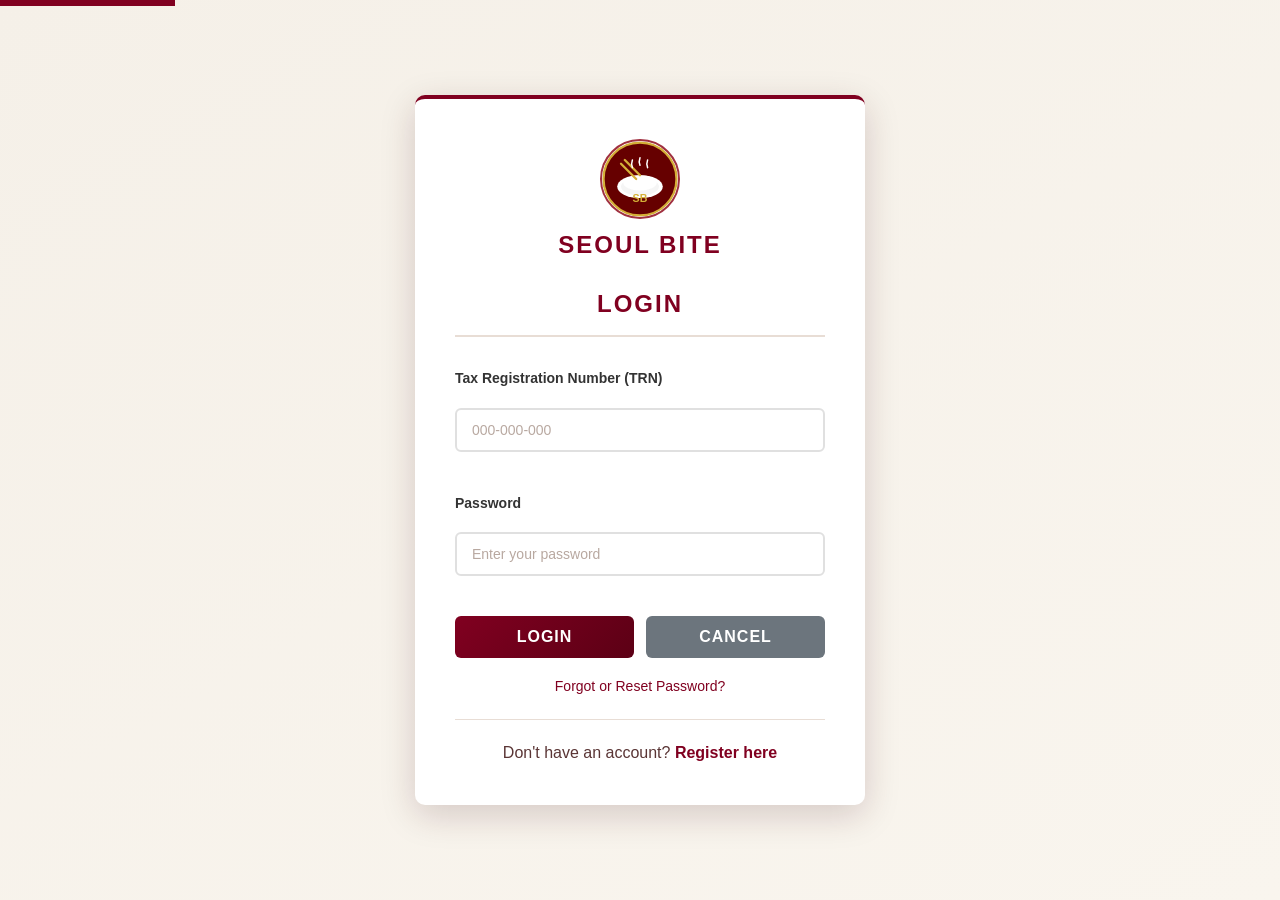
<file: Codes/index.html>
<!DOCTYPE html>
<html lang="en">
<head>
    <meta charset="UTF-8">
    <meta name="viewport" content="width=device-width, initial-scale=1.0">
    <title>Login - Seoul Bite</title>
    <!-- CSS files - External stylesheets -->
    <link rel="stylesheet" href="../css/common.css">
    <link rel="stylesheet" href="../css/login.css">
</head>
<body class="auth-page">
    <!-- Skip link for keyboard navigation -->
    <a href="#main-content" class="skip-link">Skip to main content</a>

    <main id="main-content" class="auth-container">
        <!-- Logo and brand -->
        <div class="text-center mb-3">
            <img src="../Assets/logo.svg" alt="Seoul Bite Logo" id="logo" style="width: 80px;">
            <h1 class="brand-name">Seoul Bite</h1>
        </div>

        <h2>Login</h2>

        <!-- Login error message -->
        <div class="error-message" id="login-error"></div>

        <!-- Login Form -->
        <form id="login-form" novalidate>
            <div class="form-group">
                <label for="trn">Tax Registration Number (TRN)</label>
                <input type="text" id="trn" placeholder="000-000-000" required maxlength="11">
                <div class="error-message" id="trn-error"></div>
            </div>

            <div class="form-group">
                <label for="password">Password</label>
                <input type="password" id="password" placeholder="Enter your password" required>
                <div class="error-message" id="password-error"></div>
            </div>

            <div class="btn-group">
                <button type="submit" class="btn btn-primary" id="login-btn">Login</button>
                <button type="button" class="btn btn-secondary" id="cancel-btn">Cancel</button>
            </div>
        </form>

        <!--
            Question 1b (vi): Reset Password hyperlink - allows user to
            change their password by matching their TRN on reset-password.html
        -->
        <div class="reset-link">
            <a href="reset-password.html">Forgot or Reset Password?</a>
        </div>

        <!-- Attempts remaining indicator -->
        <div class="attempt-warning" id="attempt-warning"></div>

        <div class="auth-footer">
            <p>Don't have an account? <a href="register.html">Register here</a></p>
        </div>
    </main>

    <!-- Toast notification -->
    <div id="toast" role="alert"></div>

    <!-- JavaScript files -->
    <script src="../js/common.js"></script>
    <script src="../js/login.js"></script>
</body>
</html>
</file>
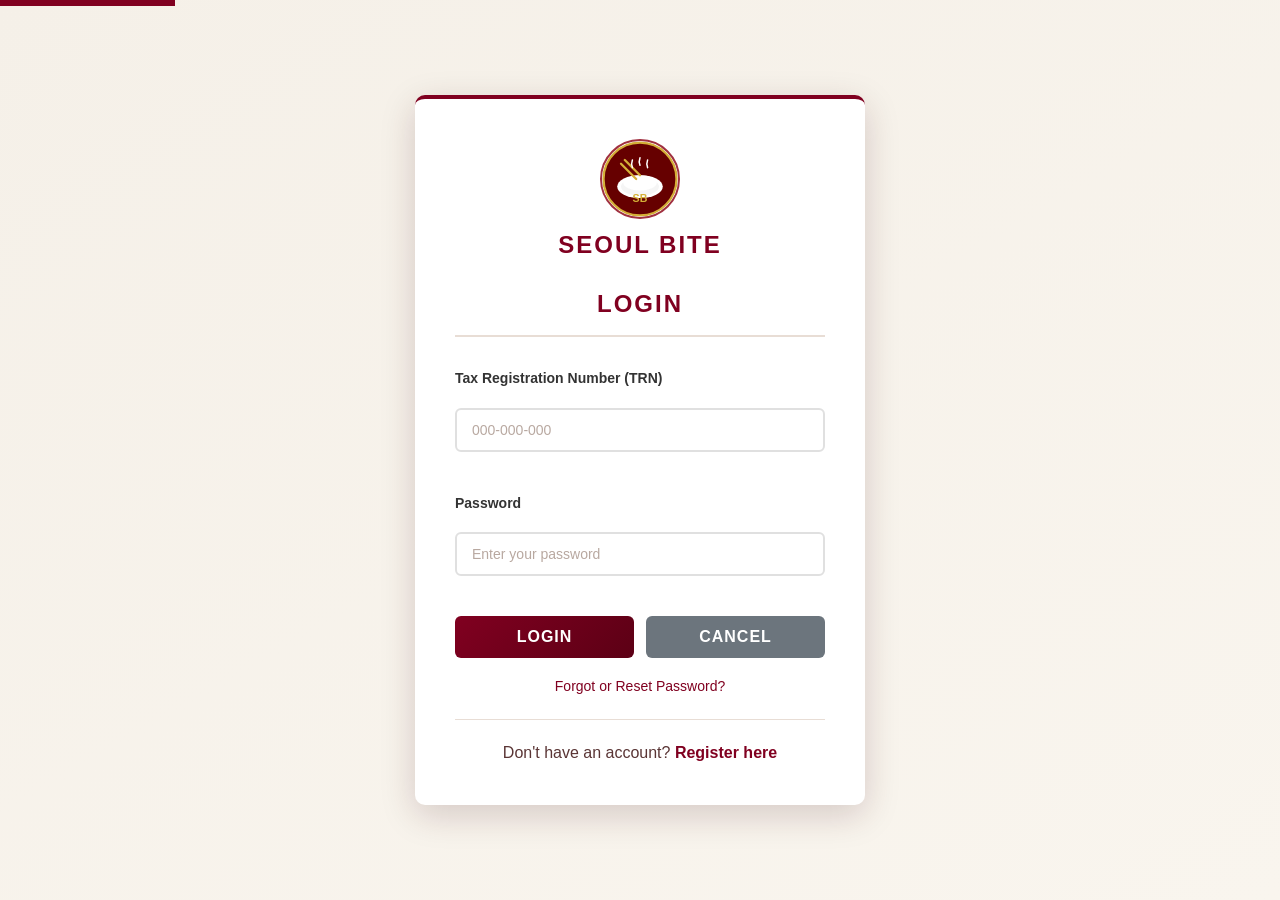
<file: checkout.html>
<!DOCTYPE html>
<html lang="en">
<head>
    <meta charset="UTF-8">
    <meta name="viewport" content="width=device-width, initial-scale=1.0">
    <title>Checkout - Seoul Bite</title>
    <!-- CSS files -->
    <link rel="stylesheet" href="../css/common.css">
    <link rel="stylesheet" href="../css/checkout.css">
</head>
<body>

    <!-- Skip link for accessibility -->
    <a href="#main-content" class="skip-link">Skip to main content</a>

    <!-- ============================================================
         HEADER
         ============================================================ -->
    <header>
        <div class="nav-container">
            <a href="index.html" class="brand">
                <img src="../Assets/logo.svg" alt="Seoul Bite Logo" id="logo">
                <span class="brand-name">Seoul Bite</span>
            </a>
            <nav>
                <ul id="nav-menu">
                    <li><a href="products.html">Menu</a></li>
                    <li><a href="cart.html">Cart</a></li>
                    <li><a href="about.html">About Us</a></li>
                </ul>
            </nav>
        </div>
    </header>

    <!-- ============================================================
         MAIN CONTENT
         ============================================================ -->
    <main id="main-content" class="checkout-container">

        <div class="page-header">
            <h1>Checkout</h1>
            <p>Review your order and complete your details below</p>
        </div>

        <!-- ========================================================
             SECTION 4a: ORDER SUMMARY
             Show a summary of the shopping cart with the total cost.
             ======================================================== -->
        <div class="checkout-section" id="order-summary-section">
            <h3>Order Summary</h3>
            <div id="order-items">
                <!-- Populated by JS: displayOrderSummary() -->
            </div>
            <div class="summary-totals">
                <div class="summary-row">
                    <span>Subtotal</span>
                    <span id="summary-subtotal">J$0</span>
                </div>
                <div class="summary-row discount-row">
                    <span>Discount (10%)</span>
                    <span id="summary-discount">- J$0</span>
                </div>
                <div class="summary-row">
                    <span>GCT (15%)</span>
                    <span id="summary-tax">J$0</span>
                </div>
                <div class="summary-row">
                    <span>Delivery Fee</span>
                    <span id="summary-delivery">J$0</span>
                </div>
                <div class="summary-row total-row">
                    <span>Total to Pay</span>
                    <span id="summary-total">J$0</span>
                </div>
            </div>
        </div>

        <!-- ========================================================
             SECTION 4b: SHIPPING DETAILS
             Allow the user to enter their shipping details.
             ======================================================== -->
        <div class="checkout-section">
            <h3>Shipping Details</h3>
            <div class="form-row">
                <div class="form-group">
                    <label for="fullName">Full Name *</label>
                    <input type="text" id="fullName" placeholder="Enter your full name" required>
                    <div class="error-message" id="fullName-error"></div>
                </div>
                <div class="form-group">
                    <label for="phone">Phone Number *</label>
                    <input type="tel" id="phone" placeholder="e.g. 876-555-0123" required>
                    <div class="error-message" id="phone-error"></div>
                </div>
            </div>
            <div class="form-group">
                <label for="address">Delivery Address *</label>
                <textarea id="address" rows="3" placeholder="Enter your street address" required></textarea>
                <div class="error-message" id="address-error"></div>
            </div>
            <div class="form-row">
                <div class="form-group">
                    <label for="parish">Parish *</label>
                    <select id="parish" required>
                        <option value="">Select Parish</option>
                        <option value="Kingston">Kingston</option>
                        <option value="St. Andrew">St. Andrew</option>
                        <option value="St. Catherine">St. Catherine</option>
                        <option value="Clarendon">Clarendon</option>
                        <option value="Manchester">Manchester</option>
                        <option value="St. Elizabeth">St. Elizabeth</option>
                        <option value="Westmoreland">Westmoreland</option>
                        <option value="Hanover">Hanover</option>
                        <option value="St. James">St. James</option>
                        <option value="Trelawny">Trelawny</option>
                        <option value="St. Ann">St. Ann</option>
                        <option value="St. Mary">St. Mary</option>
                        <option value="Portland">Portland</option>
                        <option value="St. Thomas">St. Thomas</option>
                    </select>
                    <div class="error-message" id="parish-error"></div>
                </div>
                <div class="form-group">
                    <label for="amountPaid">Amount Being Paid (J$) *</label>
                    <input type="number" id="amountPaid" placeholder="Enter amount tendered" min="0" required>
                    <div class="error-message" id="amountPaid-error"></div>
                </div>
            </div>
            <div class="form-group">
                <label for="instructions">Delivery Instructions (Optional)</label>
                <input type="text" id="instructions" placeholder="e.g. Gate code, nearest landmark">
            </div>
        </div>

        <!-- ========================================================
             PAYMENT METHOD
             ======================================================== -->
        <div class="checkout-section">
            <h3>Payment Method</h3>
            <div class="payment-options">
                <label class="payment-option selected">
                    <input type="radio" name="payment" value="cod" checked>
                    <span>💵 Cash on Delivery</span>
                </label>
                <label class="payment-option">
                    <input type="radio" name="payment" value="card">
                    <span>💳 Credit / Debit Card</span>
                </label>
            </div>

            <!-- Card details - hidden until card is selected -->
            <div id="card-details" class="hidden">
                <div class="form-row">
                    <div class="form-group">
                        <label for="cardNumber">Card Number *</label>
                        <input type="text" id="cardNumber" placeholder="1234 5678 9012 3456" maxlength="23">
                        <div class="error-message" id="cardNumber-error"></div>
                    </div>
                    <div class="form-group">
                        <label for="cardName">Cardholder Name *</label>
                        <input type="text" id="cardName" placeholder="Name on card">
                        <div class="error-message" id="cardName-error"></div>
                    </div>
                </div>
                <div class="form-row">
                    <div class="form-group">
                        <label for="expiry">Expiry Date *</label>
                        <input type="text" id="expiry" placeholder="MM/YY" maxlength="5">
                        <div class="error-message" id="expiry-error"></div>
                    </div>
                    <div class="form-group">
                        <label for="cvv">CVV *</label>
                        <input type="text" id="cvv" placeholder="123" maxlength="4">
                        <div class="error-message" id="cvv-error"></div>
                    </div>
                </div>
            </div>
        </div>

        <!-- ========================================================
             SECTION 4c/d/e: ACTION BUTTONS
             Confirm button - confirms the checkout
             Cancel button  - go back to the cart
             ======================================================== -->
        <div class="cart-actions">
            <!-- 4e: Cancel button goes back to cart -->
            <a href="cart.html" class="btn btn-secondary" id="cancel-btn">← Back to Cart</a>
            <!-- 4d: Confirm button confirms the checkout -->
            <button class="btn btn-gold" id="confirm-btn" onclick="confirmCheckout()">Confirm Order</button>
        </div>

    </main>

    <!-- ============================================================
         ORDER CONFIRMED MODAL
         Shown after successful checkout (invoice generated)
         ============================================================ -->
    <div class="modal-overlay" id="confirmation-modal">
        <div class="modal" style="text-align: center;">
            <div style="font-size: 48px; margin-bottom: 10px;">🎉</div>
            <h2 style="color: #2e7d32; margin-bottom: 10px;">Order Confirmed!</h2>
            <p style="color: #5a3535; margin-bottom: 8px;">Thank you for your order.</p>
            <p style="color: #5a3535; margin-bottom: 8px;">
                Invoice Number: <strong id="invoice-number-display" style="color: #800020;"></strong>
            </p>
            <!-- Optional email sent message (Section 5c) -->
            <p id="email-sent-msg" style="color: #2e7d32; font-style: italic; margin-bottom: 20px;">
                ✉️ A copy of your invoice has been sent to your email.
            </p>
            <button class="btn btn-primary" id="done-btn" style="margin-top: 10px;">
                Continue Shopping
            </button>
        </div>
    </div>

    <!-- Toast notification -->
    <div id="toast" role="alert"></div>

    <!-- JavaScript -->
    <script src="../js/common.js"></script>
    <script src="../js/checkout.js"></script>

</body>
</html>
</file>
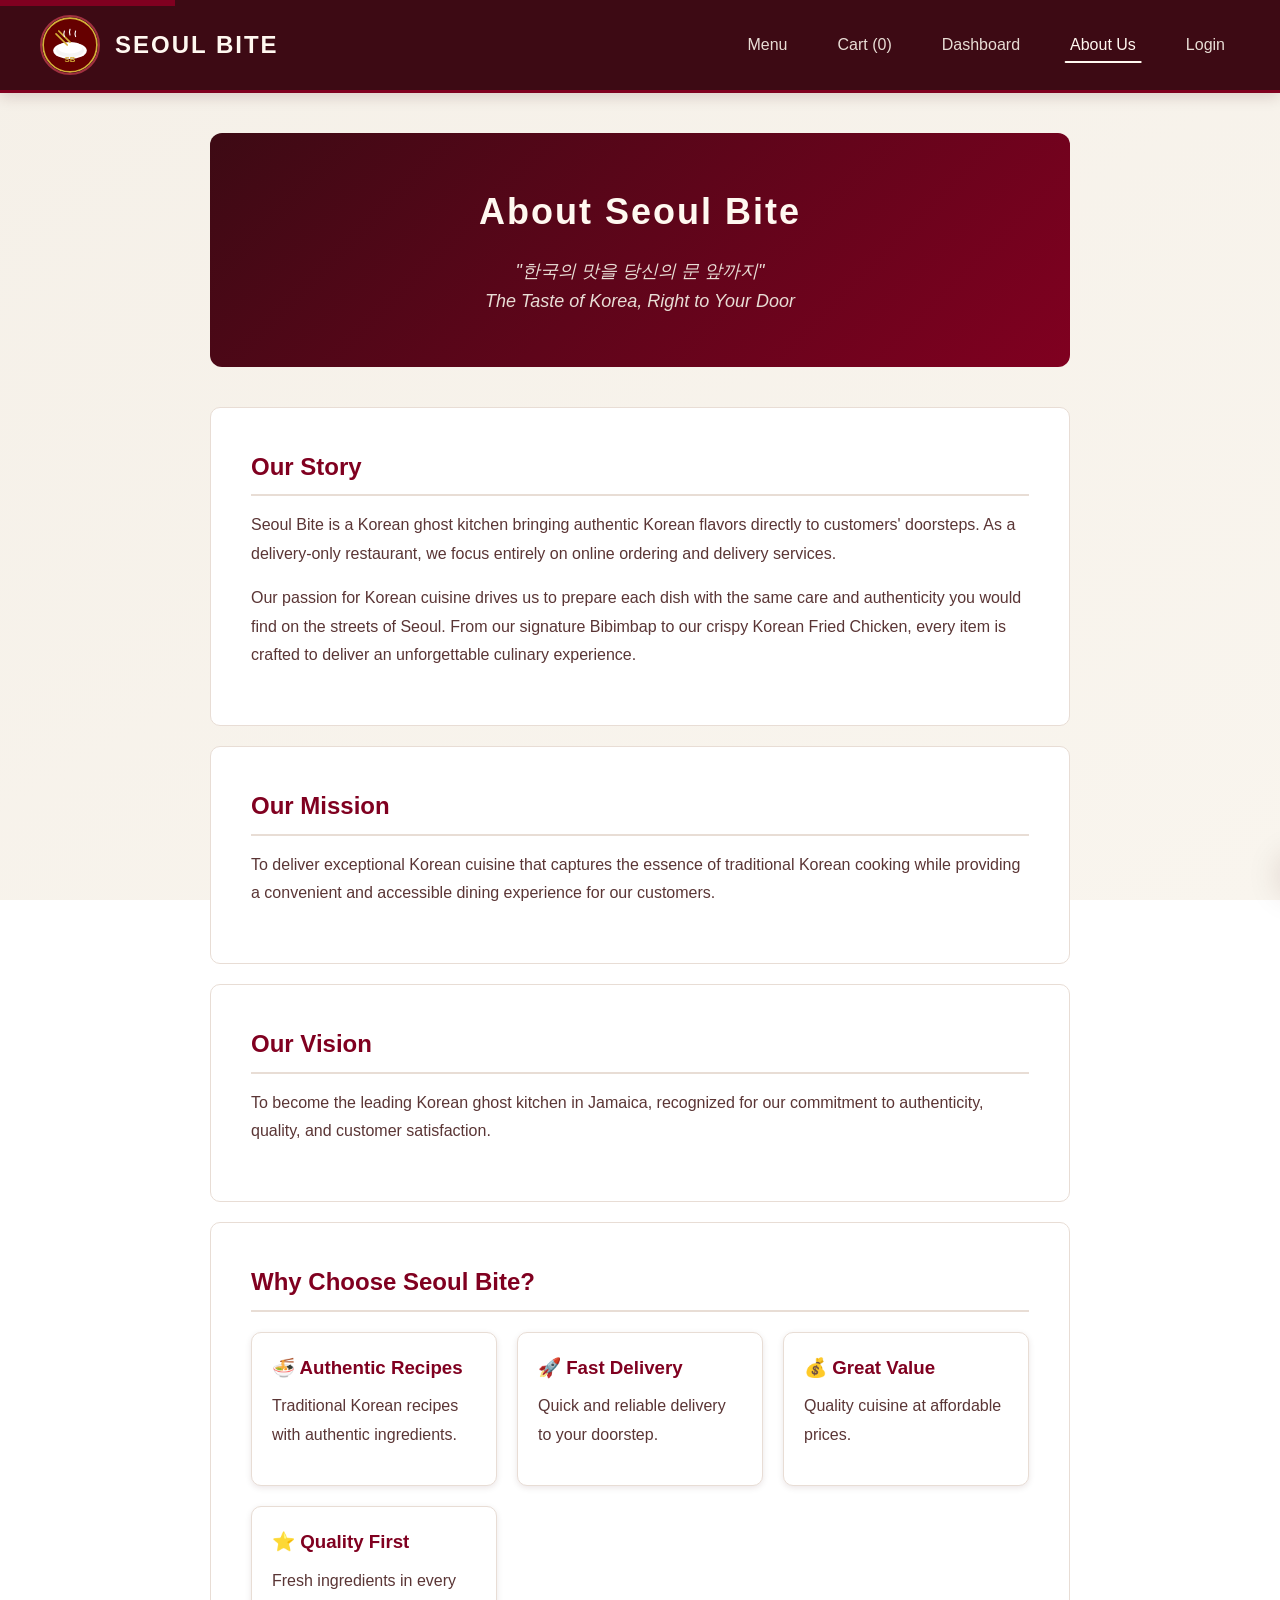
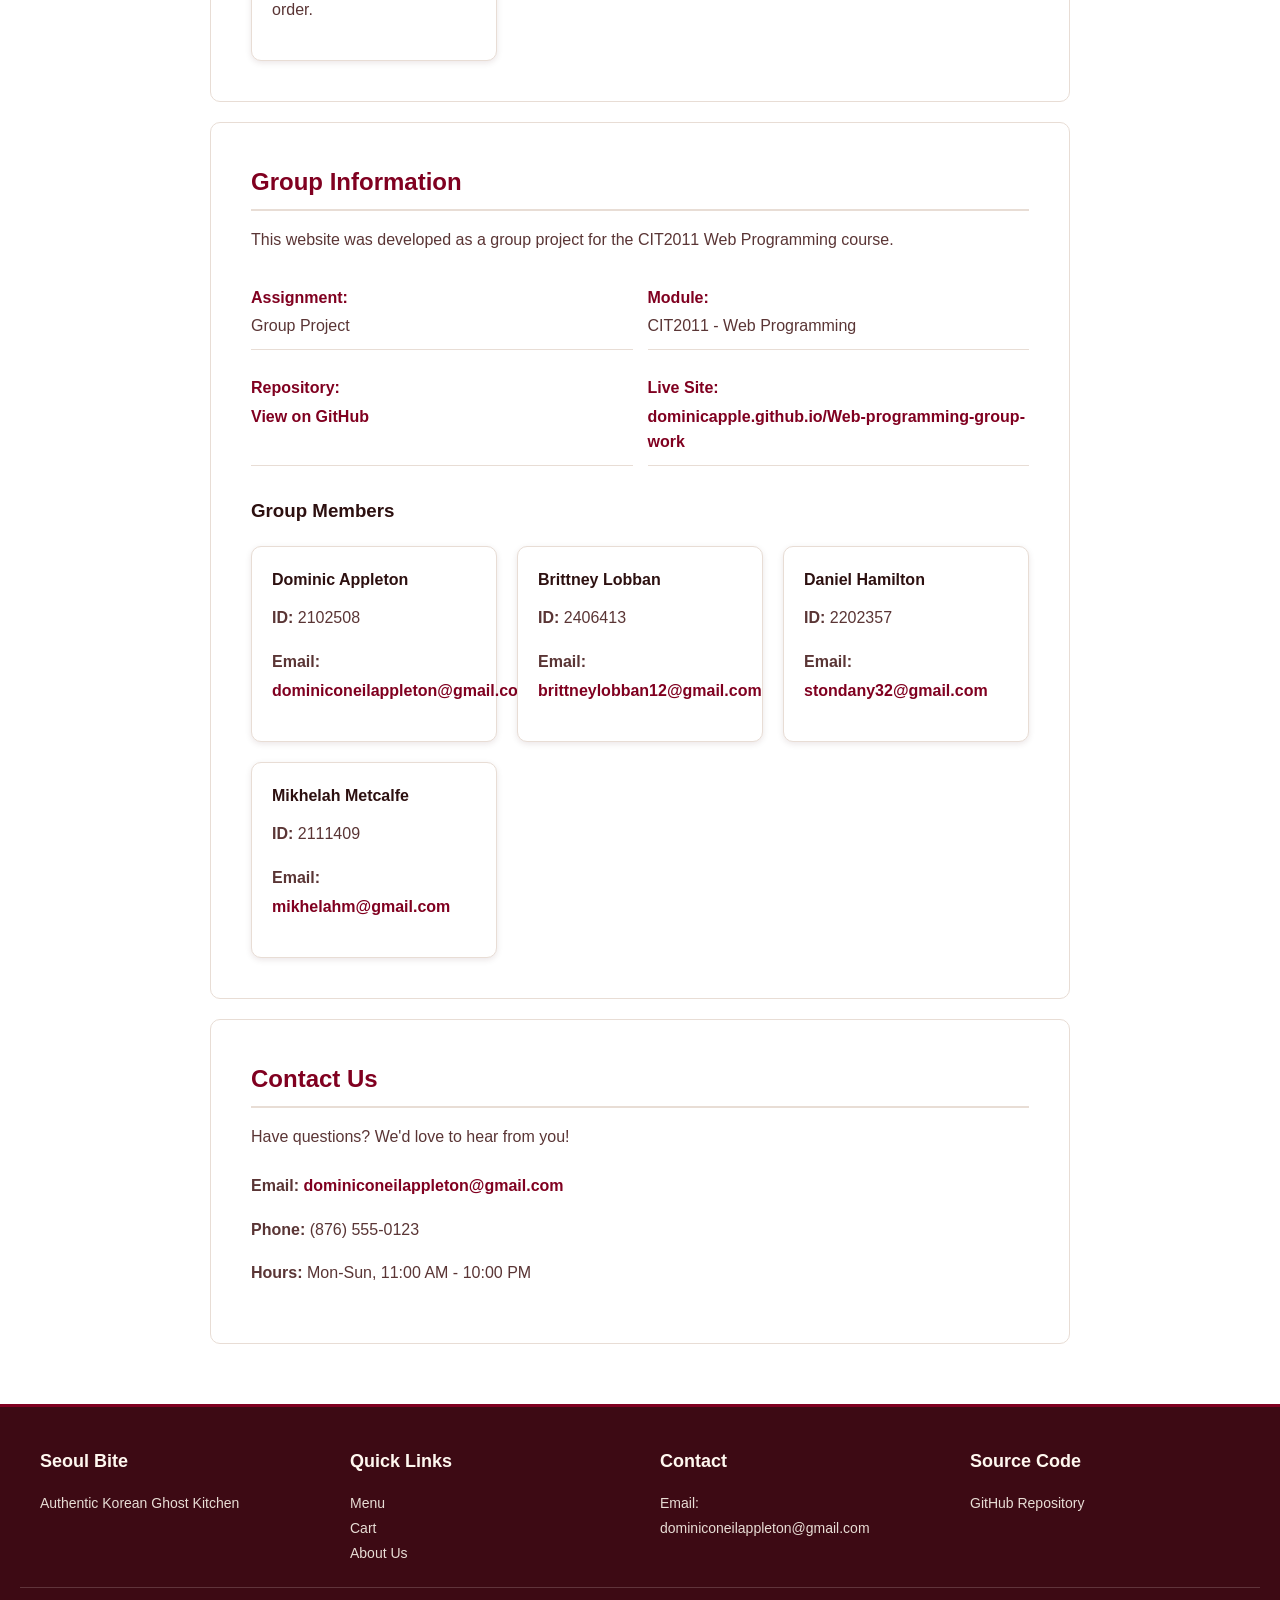
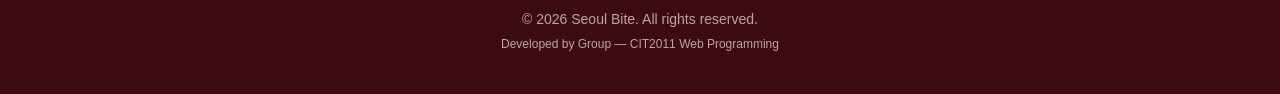
<file: Codes/about.html>
<!DOCTYPE html>
<html lang="en">
<head>
    <meta charset="UTF-8">
    <meta name="viewport" content="width=device-width, initial-scale=1.0">
    <title>About Us - Seoul Bite</title>
    <!-- CSS files -->
    <link rel="stylesheet" href="../css/common.css">
    <link rel="stylesheet" href="../css/about.css">
</head>
<body>
    <!-- Skip link -->
    <a href="#main-content" class="skip-link">Skip to main content</a>

    <!-- Header -->
    <header>
        <div class="nav-container">
            <a href="index.html" class="brand">
                <img src="../Assets/logo.svg" alt="Seoul Bite Logo" id="logo">
                <span class="brand-name">Seoul Bite</span>
            </a>
            <button class="menu-toggle" id="menu-toggle">☰</button>
            <nav>
                <ul id="nav-menu">
                    <li><a href="products.html">Menu</a></li>
                    <li><a href="cart.html">Cart (<span id="cart-count">0</span>)</a></li>
                    <li><a href="dashboard.html">Dashboard</a></li>
                    <li><a href="about.html" class="active">About Us</a></li>
                    <li><a href="#" id="auth-link">Login</a></li>
                </ul>
            </nav>
        </div>
    </header>

    <!-- Main Content -->
    <main id="main-content" class="about-container">
        <!-- Hero Section -->
        <div class="about-hero">
            <h1>About Seoul Bite</h1>
            <p class="tagline">"한국의 맛을 당신의 문 앞까지"</p>
            <p class="tagline">The Taste of Korea, Right to Your Door</p>
        </div>

        <!-- Our Story -->
        <section class="about-section">
            <h2>Our Story</h2>
            <p>Seoul Bite is a Korean ghost kitchen bringing authentic Korean flavors directly to customers' doorsteps. As a delivery-only restaurant, we focus entirely on online ordering and delivery services.</p>
            <p>Our passion for Korean cuisine drives us to prepare each dish with the same care and authenticity you would find on the streets of Seoul. From our signature Bibimbap to our crispy Korean Fried Chicken, every item is crafted to deliver an unforgettable culinary experience.</p>
        </section>

        <!-- Mission -->
        <section class="about-section">
            <h2>Our Mission</h2>
            <p>To deliver exceptional Korean cuisine that captures the essence of traditional Korean cooking while providing a convenient and accessible dining experience for our customers.</p>
        </section>

        <!-- Vision -->
        <section class="about-section">
            <h2>Our Vision</h2>
            <p>To become the leading Korean ghost kitchen in Jamaica, recognized for our commitment to authenticity, quality, and customer satisfaction.</p>
        </section>

        <!-- Why Choose Us -->
        <section class="about-section">
            <h2>Why Choose Seoul Bite?</h2>
            <div style="display: grid; grid-template-columns: repeat(auto-fit, minmax(200px, 1fr)); gap: 20px; margin-top: 20px;">
                <div class="card">
                    <h3>🍜 Authentic Recipes</h3>
                    <p>Traditional Korean recipes with authentic ingredients.</p>
                </div>
                <div class="card">
                    <h3>🚀 Fast Delivery</h3>
                    <p>Quick and reliable delivery to your doorstep.</p>
                </div>
                <div class="card">
                    <h3>💰 Great Value</h3>
                    <p>Quality cuisine at affordable prices.</p>
                </div>
                <div class="card">
                    <h3>⭐ Quality First</h3>
                    <p>Fresh ingredients in every order.</p>
                </div>
            </div>
        </section>

        <!-- Group Information -->
        <section class="about-section">
            <h2>Group Information</h2>
            <p style="margin-bottom: 20px;">This website was developed as a group project for the CIT2011 Web Programming course.</p>

            <div class="developer-info" style="margin-bottom: 30px;">
                <div class="info-item">
                    <strong>Assignment:</strong>
                    <span>Group Project</span>
                </div>
                <div class="info-item">
                    <strong>Module:</strong>
                    <span>CIT2011 - Web Programming</span>
                </div>
                <div class="info-item">
                    <strong>Repository:</strong>
                    <a href="https://github.com/DominicApple/Web-programming-group-work" class="contact-link" target="_blank">View on GitHub</a>
                </div>
                <div class="info-item">
                    <strong>Live Site:</strong>
                    <a href="https://dominicapple.github.io/Web-programming-group-work/" class="contact-link" target="_blank">dominicapple.github.io/Web-programming-group-work</a>
                </div>
            </div>

            <h3 style="margin-bottom: 20px;">Group Members</h3>
            <div style="display: grid; grid-template-columns: repeat(auto-fit, minmax(240px, 1fr)); gap: 20px;">

                <div class="card">
                    <h4 style="margin-bottom: 12px;">Dominic Appleton</h4>
                    <p><strong>ID:</strong> 2102508</p>
                    <p><strong>Email:</strong><br>
                        <a href="mailto:dominiconeilappleton@gmail.com" class="contact-link">dominiconeilappleton@gmail.com</a>
                    </p>
                </div>

                <div class="card">
                    <h4 style="margin-bottom: 12px;">Brittney Lobban</h4>
                    <p><strong>ID:</strong> 2406413</p>
                    <p><strong>Email:</strong><br>
                        <a href="mailto:brittneylobban12@gmail.com" class="contact-link">brittneylobban12@gmail.com</a>
                    </p>
                </div>

                <div class="card">
                    <h4 style="margin-bottom: 12px;">Daniel Hamilton</h4>
                    <p><strong>ID:</strong> 2202357</p>
                    <p><strong>Email:</strong><br>
                        <a href="mailto:stondany32@gmail.com" class="contact-link">stondany32@gmail.com</a>
                    </p>
                </div>

                <div class="card">
                    <h4 style="margin-bottom: 12px;">Mikhelah Metcalfe</h4>
                    <p><strong>ID:</strong> 2111409</p>
                    <p><strong>Email:</strong><br>
                        <a href="mailto:mikhelahm@gmail.com" class="contact-link">mikhelahm@gmail.com</a>
                    </p>
                </div>

            </div>
        </section>

        <!-- Contact -->
        <section class="about-section">
            <h2>Contact Us</h2>
            <p>Have questions? We'd love to hear from you!</p>
            <div style="margin-top: 20px;">
                <p><strong>Email:</strong> <a href="mailto:dominiconeilappleton@gmail.com" class="contact-link">dominiconeilappleton@gmail.com</a></p>
                <p><strong>Phone:</strong> (876) 555-0123</p>
                <p><strong>Hours:</strong> Mon-Sun, 11:00 AM - 10:00 PM</p>
            </div>
        </section>
    </main>

    <!-- Footer -->
    <footer>
        <div class="footer-content">
            <div class="footer-section">
                <h4>Seoul Bite</h4>
                <p>Authentic Korean Ghost Kitchen</p>
            </div>
            <div class="footer-section">
                <h4>Quick Links</h4>
                <a href="products.html">Menu</a>
                <a href="cart.html">Cart</a>
                <a href="about.html">About Us</a>
            </div>
            <div class="footer-section">
                <h4>Contact</h4>
                <p>Email: <a href="mailto:dominiconeilappleton@gmail.com">dominiconeilappleton@gmail.com</a></p>
            </div>
            <div class="footer-section">
                <h4>Source Code</h4>
                <a href="https://github.com/DominicApple/Web-programming-group-work" target="_blank">GitHub Repository</a>
            </div>
        </div>
        <div class="footer-bottom">
            <p>&copy; 2026 Seoul Bite. All rights reserved.</p>
            <p style="margin-top: 5px; font-size: 12px;">Developed by Group — CIT2011 Web Programming</p>
        </div>
    </footer>

    <!-- Toast -->
    <div id="toast" role="alert"></div>

    <!-- JavaScript -->
    <script src="../js/common.js"></script>
    <script src="../js/about.js"></script>
</body>
</html>
</file>
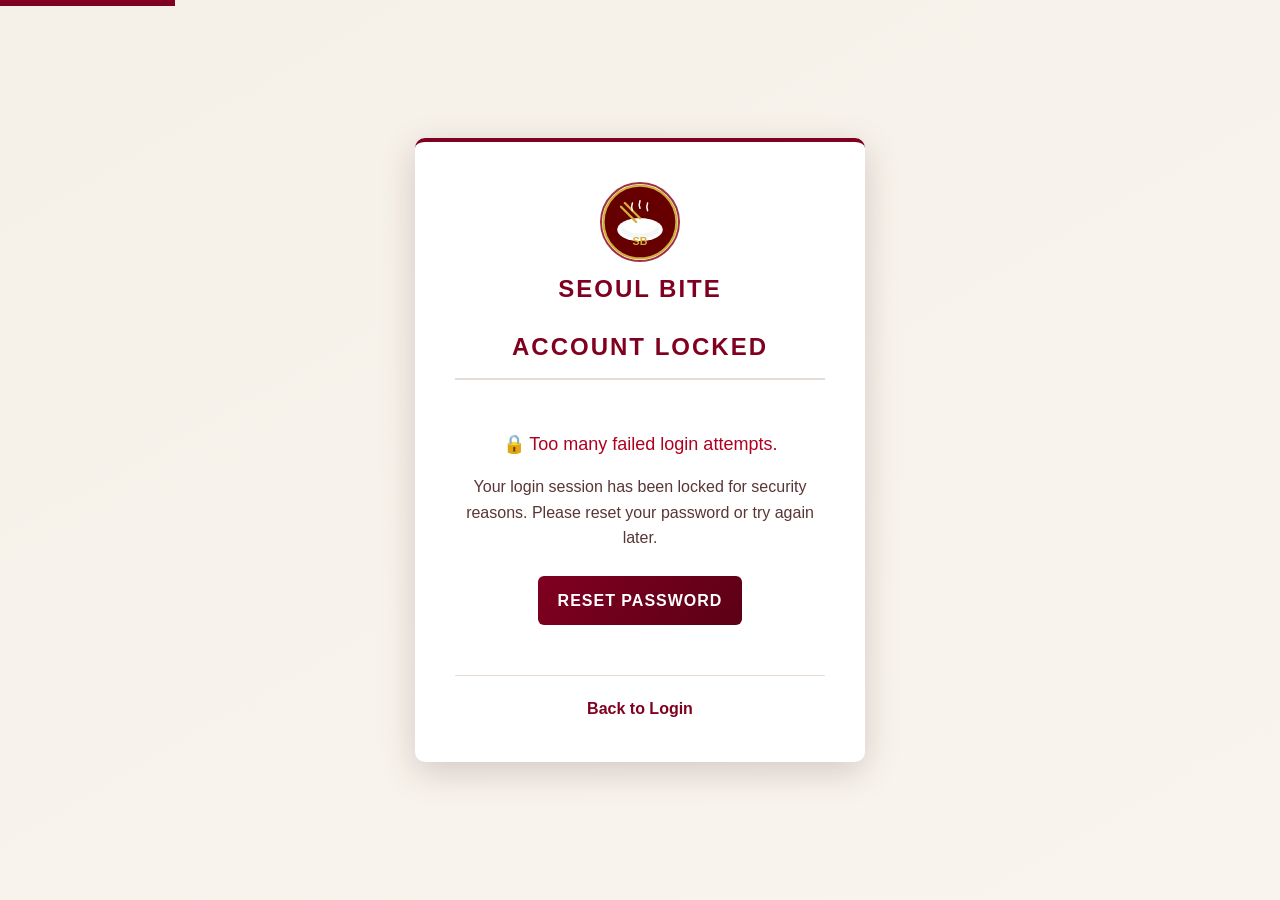
<file: Codes/account-locked.html>
<!DOCTYPE html>
<html lang="en">
<head>
    <meta charset="UTF-8">
    <meta name="viewport" content="width=device-width, initial-scale=1.0">
    <title>Account Locked - Seoul Bite</title>
    <link rel="stylesheet" href="../css/common.css">
    <link rel="stylesheet" href="../css/login.css">
</head>
<body class="auth-page">
    <a href="#main-content" class="skip-link">Skip to main content</a>

    <main id="main-content" class="auth-container">
        <div class="text-center mb-3">
            <img src="../Assets/logo.svg" alt="Seoul Bite Logo" id="logo" style="width: 80px;">
            <h1 class="brand-name">Seoul Bite</h1>
        </div>

        <h2>Account Locked</h2>

        <!--
            Question 1b (iii): Redirect target after 3 failed login attempts.
        -->
        <div style="text-align: center; padding: 20px 0;">
            <p style="color: #b00020; font-size: 18px; margin-bottom: 15px;">
                &#128274; Too many failed login attempts.
            </p>
            <p style="color: #5a3535; margin-bottom: 25px;">
                Your login session has been locked for security reasons.
                Please reset your password or try again later.
            </p>
            <a href="reset-password.html" class="btn btn-primary" style="display:inline-block; margin-bottom: 10px;">
                Reset Password
            </a>
        </div>

        <div class="auth-footer">
            <p>
                <a href="index.html" id="back-to-login">Back to Login</a>
            </p>
        </div>
    </main>

    <div id="toast" role="alert"></div>

    <script src="../js/common.js"></script>
    <script>
        /* Clear the attempt counter so the user can try again after reset */
        document.getElementById('back-to-login').addEventListener('click', function() {
            sessionStorage.removeItem('loginAttempts');
        });
    </script>
</body>
</html>
</file>
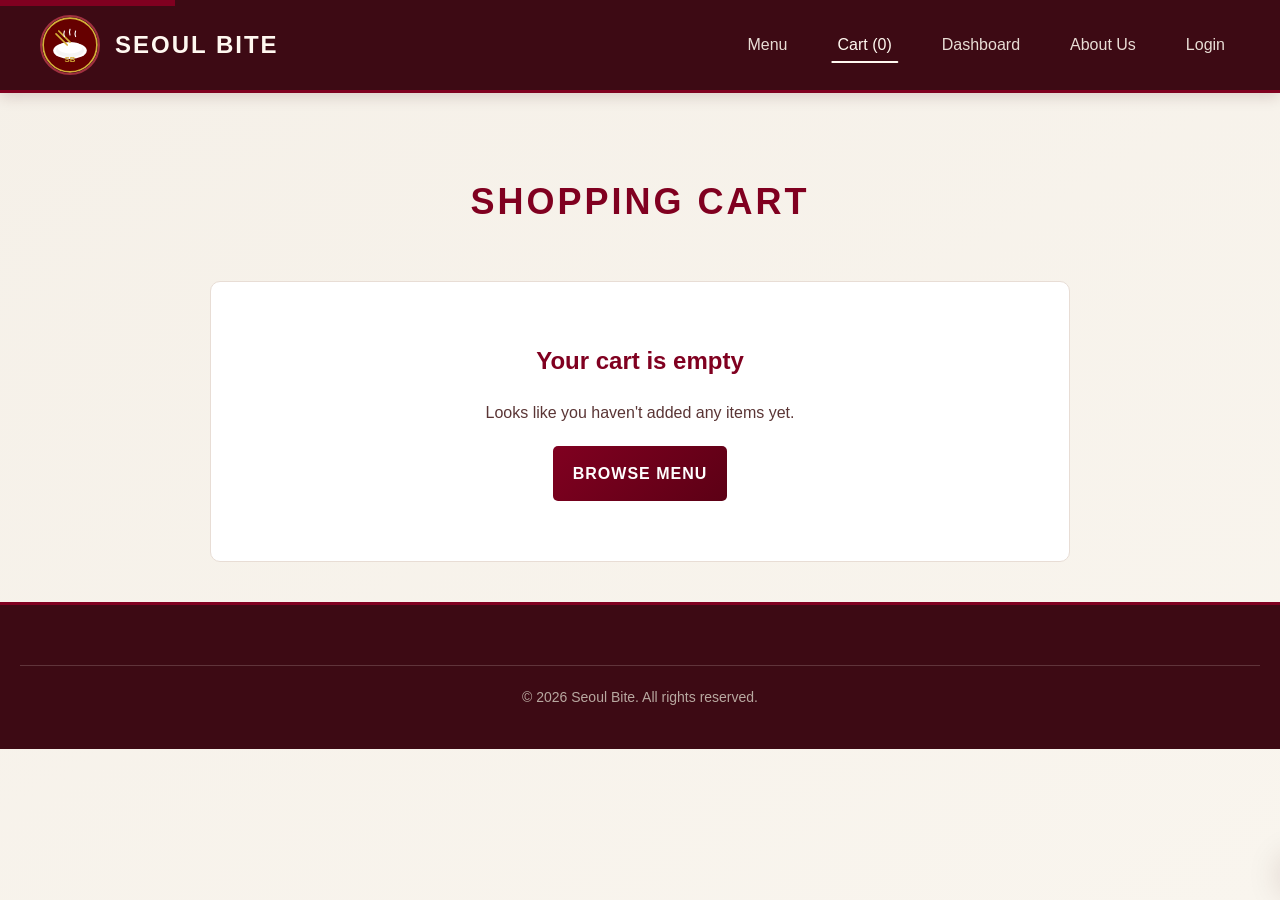
<file: Codes/cart.html>
<!DOCTYPE html>
<html lang="en">
<head>
    <meta charset="UTF-8">
    <meta name="viewport" content="width=device-width, initial-scale=1.0">
    <title>Cart - Seoul Bite</title>
    <!-- CSS files -->
    <link rel="stylesheet" href="../css/common.css">
    <link rel="stylesheet" href="../css/cart.css">
</head>
<body>
    <!-- Skip link -->
    <a href="#main-content" class="skip-link">Skip to main content</a>

    <!-- Header -->
    <header>
        <div class="nav-container">
            <a href="index.html" class="brand">
                <img src="../Assets/logo.svg" alt="Seoul Bite Logo" id="logo">
                <span class="brand-name">Seoul Bite</span>
            </a>
            <button class="menu-toggle" id="menu-toggle">☰</button>
            <nav>
                <ul id="nav-menu">
                    <li><a href="products.html">Menu</a></li>
                    <li><a href="cart.html" class="active">Cart (<span id="cart-count">0</span>)</a></li>
                    <li><a href="dashboard.html">Dashboard</a></li>
                    <li><a href="about.html">About Us</a></li>
                    <li><a href="#" id="auth-link">Login</a></li>
                </ul>
            </nav>
        </div>
    </header>

    <!-- Main Content -->
    <main id="main-content" class="cart-container">
        <div class="page-header">
            <h1>Shopping Cart</h1>
        </div>

        <!-- Empty Cart Message -->
        <div class="cart-empty hidden" id="empty-cart">
            <h2>Your cart is empty</h2>
            <p style="margin: 20px 0;">Looks like you haven't added any items yet.</p>
            <a href="products.html" class="btn btn-primary">Browse Menu</a>
        </div>

        <!-- Cart Content -->
        <div id="cart-content">
            <!-- Cart Items -->
            <div class="cart-items" id="cart-items">
                <!-- Items rendered by JavaScript -->
            </div>

            <!-- Cart Summary -->
            <div class="cart-summary">
                <h3>Order Summary</h3>
                <div class="summary-row">
                    <span>Subtotal</span>
                    <span id="subtotal">J$0</span>
                </div>
                <div class="summary-row">
                    <span>Discount (10%)</span>
                    <span id="discount">-J$0</span>
                </div>
                <div class="summary-row">
                    <span>GCT (15%)</span>
                    <span id="tax">J$0</span>
                </div>
                <div class="summary-row">
                    <span>Delivery Fee</span>
                    <span id="delivery-fee">J$500</span>
                </div>
                <div class="summary-row total">
                    <span>Total</span>
                    <span id="total">J$0</span>
                </div>

                <p style="color: #8a6a6a; font-size: 14px; margin-top: 15px;">
                    * Free delivery for orders over J$5,000
                </p>

                <div class="cart-actions">
                    <button class="btn btn-danger" id="clear-cart-btn">Clear Cart</button>
                    <button class="btn btn-gold" id="checkout-btn">Checkout</button>
                </div>
            </div>
        </div>
    </main>

    <!-- Confirmation Modal -->
    <div class="modal-overlay" id="confirm-modal">
        <div class="modal">
            <h2 id="modal-title">Confirm Action</h2>
            <p id="modal-message">Are you sure?</p>
            <div class="modal-actions">
                <button class="btn btn-secondary" id="modal-cancel">Cancel</button>
                <button class="btn btn-danger" id="modal-confirm">Confirm</button>
            </div>
        </div>
    </div>

    <!-- Footer -->
    <footer>
        <div class="footer-bottom">
            <p>&copy; 2026 Seoul Bite. All rights reserved.</p>
        </div>
    </footer>

    <!-- Toast -->
    <div id="toast" role="alert"></div>

    <!-- JavaScript -->
    <script src="../js/common.js"></script>
    <script src="../js/cart.js"></script>
</body>
</html>
</file>
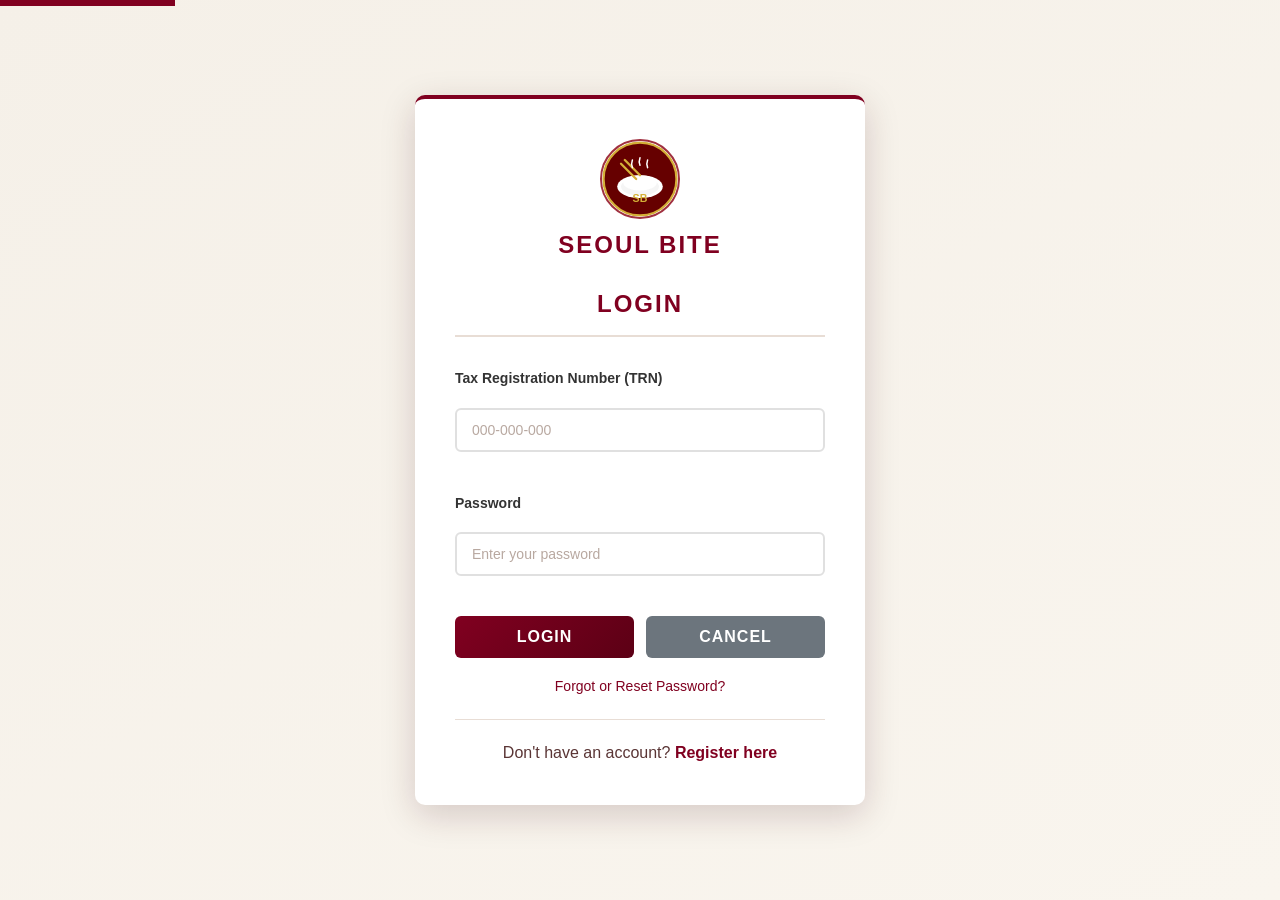
<file: Codes/checkout.html>
<!DOCTYPE html>
<html lang="en">
<head>
    <meta charset="UTF-8">
    <meta name="viewport" content="width=device-width, initial-scale=1.0">
    <title>Checkout - Seoul Bite</title>
    <!-- CSS files -->
    <link rel="stylesheet" href="../css/common.css">
    <link rel="stylesheet" href="../css/checkout.css">
</head>
<body>
    <!-- Skip link -->
    <a href="#main-content" class="skip-link">Skip to main content</a>

    <!-- Header -->
    <header>
        <div class="nav-container">
            <a href="index.html" class="brand">
                <img src="../Assets/logo.svg" alt="Seoul Bite Logo" id="logo">
                <span class="brand-name">Seoul Bite</span>
            </a>
            <nav>
                <ul>
                    <li><a href="products.html">Menu</a></li>
                    <li><a href="cart.html">Cart</a></li>
                    <li><a href="dashboard.html">Dashboard</a></li>
                    <li><a href="about.html">About Us</a></li>
                </ul>
            </nav>
        </div>
    </header>

    <!-- Main Content -->
    <main id="main-content" class="checkout-container">
        <div class="page-header">
            <h1>Checkout</h1>
        </div>

        <!-- Order Summary -->
        <div class="checkout-section">
            <h3>Order Summary</h3>
            <div id="order-items"></div>
            <div class="summary-row total" style="margin-top: 15px; padding-top: 15px; border-top: 1px solid #e8ddd5;">
                <span>Total to Pay</span>
                <span id="order-total">J$0</span>
            </div>
        </div>

        <!-- Checkout Form -->
        <form id="checkout-form" novalidate>
            <!-- Shipping Details -->
            <div class="checkout-section">
                <h3>Shipping Details</h3>
                <div class="form-row">
                    <div class="form-group">
                        <label for="fullName">Full Name *</label>
                        <input type="text" id="fullName" required>
                        <div class="error-message" id="fullName-error"></div>
                    </div>
                    <div class="form-group">
                        <label for="phone">Phone Number *</label>
                        <input type="tel" id="phone" required>
                        <div class="error-message" id="phone-error"></div>
                    </div>
                </div>
                <div class="form-group">
                    <label for="address">Delivery Address *</label>
                    <textarea id="address" rows="3" required></textarea>
                    <div class="error-message" id="address-error"></div>
                </div>
                <div class="form-row">
                    <div class="form-group">
                        <label for="parish">Parish *</label>
                        <select id="parish" required>
                            <option value="">Select Parish</option>
                            <option value="Kingston">Kingston</option>
                            <option value="St. Andrew">St. Andrew</option>
                            <option value="St. Catherine">St. Catherine</option>
                            <option value="Clarendon">Clarendon</option>
                            <option value="Manchester">Manchester</option>
                            <option value="St. Elizabeth">St. Elizabeth</option>
                            <option value="Westmoreland">Westmoreland</option>
                            <option value="Hanover">Hanover</option>
                            <option value="St. James">St. James</option>
                            <option value="Trelawny">Trelawny</option>
                            <option value="St. Ann">St. Ann</option>
                            <option value="St. Mary">St. Mary</option>
                            <option value="Portland">Portland</option>
                            <option value="St. Thomas">St. Thomas</option>
                        </select>
                        <div class="error-message" id="parish-error"></div>
                    </div>
                    <div class="form-group">
                        <label for="instructions">Delivery Instructions (Optional)</label>
                        <input type="text" id="instructions" placeholder="e.g., Gate code, landmarks">
                    </div>
                </div>
            </div>

            <!-- Payment Method -->
            <div class="checkout-section">
                <h3>Payment Method</h3>
                <div class="payment-options">
                    <label class="payment-option selected">
                        <input type="radio" name="payment" value="cod" checked>
                        <span>Cash on Delivery</span>
                    </label>
                    <label class="payment-option">
                        <input type="radio" name="payment" value="card">
                        <span>Credit/Debit Card</span>
                    </label>
                </div>

                <!-- Card Details (Hidden by default) -->
                <div id="card-details" class="hidden" style="margin-top: 20px;">
                    <div class="form-row">
                        <div class="form-group">
                            <label for="cardNumber">Card Number *</label>
                            <input type="text" id="cardNumber" placeholder="1234 5678 9012 3456" maxlength="19">
                            <div class="error-message" id="cardNumber-error"></div>
                        </div>
                        <div class="form-group">
                            <label for="cardName">Cardholder Name *</label>
                            <input type="text" id="cardName" placeholder="Name on card">
                            <div class="error-message" id="cardName-error"></div>
                        </div>
                    </div>
                    <div class="form-row">
                        <div class="form-group">
                            <label for="expiry">Expiry Date *</label>
                            <input type="text" id="expiry" placeholder="MM/YY" maxlength="5">
                            <div class="error-message" id="expiry-error"></div>
                        </div>
                        <div class="form-group">
                            <label for="cvv">CVV *</label>
                            <input type="text" id="cvv" placeholder="123" maxlength="4">
                            <div class="error-message" id="cvv-error"></div>
                        </div>
                    </div>
                </div>
            </div>

            <!-- Buttons -->
            <div class="cart-actions">
                <a href="cart.html" class="btn btn-secondary">Back to Cart</a>
                <button type="submit" class="btn btn-gold">Place Order</button>
            </div>
        </form>
    </main>

    <!-- Order Confirmation Modal -->
    <div class="modal-overlay" id="confirmation-modal">
        <div class="modal" style="text-align: center;">
            <h2 style="color: #2e7d32;">Order Confirmed!</h2>
            <p style="margin: 20px 0; color: #5a3535;">Thank you for your order.</p>
            <p style="color: #5a3535;">Order Number: <strong id="order-number" style="color: #800020;"></strong></p>
            <p style="margin-top: 10px; color: #5a3535;">A receipt has been "sent" to your email address.</p>
            <p style="margin-top: 20px; color: #5a3535;">We'll deliver your food soon!</p>
            <div style="display: flex; gap: 10px; justify-content: center; margin-top: 20px; flex-wrap: wrap;">
                <a id="invoice-link" href="invoice.html" class="btn btn-gold">View Invoice</a>
                <button class="btn btn-primary" id="done-btn">Continue Shopping</button>
            </div>
        </div>
    </div>

    <!-- Footer -->
    <footer>
        <div class="footer-bottom">
            <p>&copy; 2026 Seoul Bite. All rights reserved.</p>
        </div>
    </footer>

    <!-- Toast -->
    <div id="toast" role="alert"></div>

    <!-- JavaScript -->
    <script src="../js/common.js"></script>
    <script src="../js/checkout.js"></script>
</body>
</html>
</file>
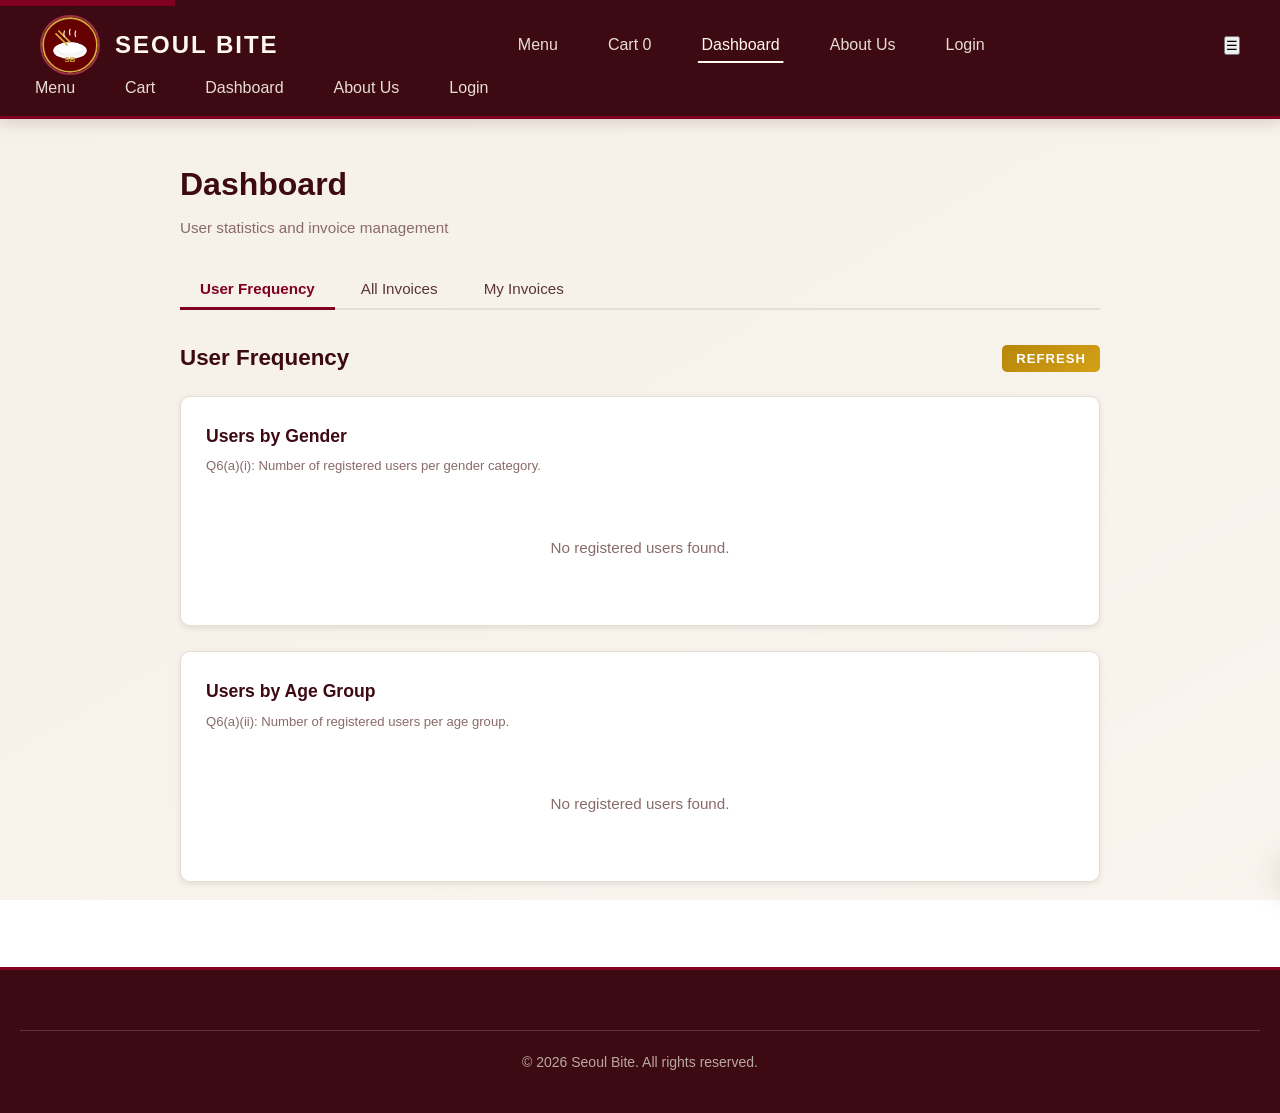
<file: Codes/dashboard.html>
<!DOCTYPE html>
<html lang="en">
<head>
    <meta charset="UTF-8">
    <meta name="viewport" content="width=device-width, initial-scale=1.0">
    <title>Dashboard - Seoul Bite</title>
    <link rel="stylesheet" href="../css/common.css">
    <link rel="stylesheet" href="../css/dashboard.css">
</head>
<body>
    <!-- Skip link -->
    <a href="#main-content" class="skip-link">Skip to main content</a>

    <!-- Header -->
    <header>
        <div class="nav-container">
            <a href="index.html" class="brand">
                <img src="../Assets/logo.svg" alt="Seoul Bite Logo" id="logo">
                <span class="brand-name">Seoul Bite</span>
            </a>
            <nav>
                <ul>
                    <li><a href="products.html">Menu</a></li>
                    <li><a href="cart.html">Cart <span id="cart-count" class="cart-badge"></span></a></li>
                    <li><a href="dashboard.html" class="active">Dashboard</a></li>
                    <li><a href="about.html">About Us</a></li>
                    <li><a href="#" id="auth-link">Login</a></li>
                </ul>
            </nav>
            <button class="mobile-menu-btn" onclick="toggleMobileMenu()" aria-label="Toggle menu">&#9776;</button>
        </div>
        <nav class="mobile-nav" id="mobile-nav">
            <ul>
                <li><a href="products.html">Menu</a></li>
                <li><a href="cart.html">Cart</a></li>
                <li><a href="dashboard.html">Dashboard</a></li>
                <li><a href="about.html">About Us</a></li>
                <li><a href="#" id="auth-link-mobile">Login</a></li>
            </ul>
        </nav>
    </header>

    <!-- Main Content -->
    <main id="main-content" class="dashboard-page">

        <div class="dashboard-header">
            <h1>Dashboard</h1>
            <p class="dashboard-subtitle">User statistics and invoice management</p>
        </div>

        <!-- Tab Navigation -->
        <div class="tab-nav">
            <button class="tab-btn active" id="tab-frequency" onclick="switchTab('frequency')">User Frequency</button>
            <button class="tab-btn" id="tab-invoices" onclick="switchTab('invoices')">All Invoices</button>
            <button class="tab-btn" id="tab-my-invoices" onclick="switchTab('my-invoices')">My Invoices</button>
        </div>

        <!-- =====================================================
             TAB 1: User Frequency (ShowUserFrequency)
             Q6(a): Show user frequency based on gender and age group.
             ===================================================== -->
        <section id="section-frequency" class="tab-section active">
            <div class="section-title-row">
                <h2>User Frequency</h2>
                <button class="btn btn-sm btn-gold" onclick="ShowUserFrequency()">Refresh</button>
            </div>

            <!-- Gender Chart -->
            <div class="chart-card">
                <h3>Users by Gender</h3>
                <p class="chart-desc">Q6(a)(i): Number of registered users per gender category.</p>
                <div id="gender-chart" class="bar-chart"></div>
                <p id="gender-no-data" class="no-data-msg hidden">No registered users found.</p>
            </div>

            <!-- Age Group Chart -->
            <div class="chart-card">
                <h3>Users by Age Group</h3>
                <p class="chart-desc">Q6(a)(ii): Number of registered users per age group.</p>
                <div id="age-chart" class="bar-chart"></div>
                <p id="age-no-data" class="no-data-msg hidden">No registered users found.</p>
            </div>
        </section>

        <!-- =====================================================
             TAB 2: All Invoices (ShowInvoices)
             Q6(b): Displays all invoices. Search by TRN.
             ===================================================== -->
        <section id="section-invoices" class="tab-section hidden">
            <div class="section-title-row">
                <h2>All Invoices</h2>
                <button class="btn btn-sm btn-gold" onclick="ShowInvoices()">Refresh</button>
            </div>

            <!-- TRN Search -->
            <div class="search-bar">
                <input type="text" id="trn-search" placeholder="Search by TRN (e.g. 123-456-789)" maxlength="11">
                <button class="btn btn-primary" onclick="searchByTRN()">Search</button>
                <button class="btn btn-secondary" onclick="clearSearch()">Clear</button>
            </div>

            <div id="invoices-list"></div>
            <p id="invoices-no-data" class="no-data-msg hidden">No invoices found.</p>
        </section>

        <!-- =====================================================
             TAB 3: My Invoices (GetUserInvoices)
             Q6(c): Displays all invoices for the logged-in user by TRN.
             ===================================================== -->
        <section id="section-my-invoices" class="tab-section hidden">
            <div class="section-title-row">
                <h2>My Invoices</h2>
                <button class="btn btn-sm btn-gold" onclick="GetUserInvoices()">Refresh</button>
            </div>

            <div id="my-invoices-list"></div>
            <p id="my-invoices-no-data" class="no-data-msg hidden">No invoices found for your account.</p>
            <p id="my-invoices-login-msg" class="no-data-msg hidden">Please <a href="index.html">login</a> to view your invoices.</p>
        </section>

    </main>

    <!-- Footer -->
    <footer>
        <div class="footer-bottom">
            <p>&copy; 2026 Seoul Bite. All rights reserved.</p>
        </div>
    </footer>

    <div id="toast" role="alert"></div>

    <script src="../js/common.js"></script>
    <script src="../js/dashboard.js"></script>
</body>
</html>
</file>
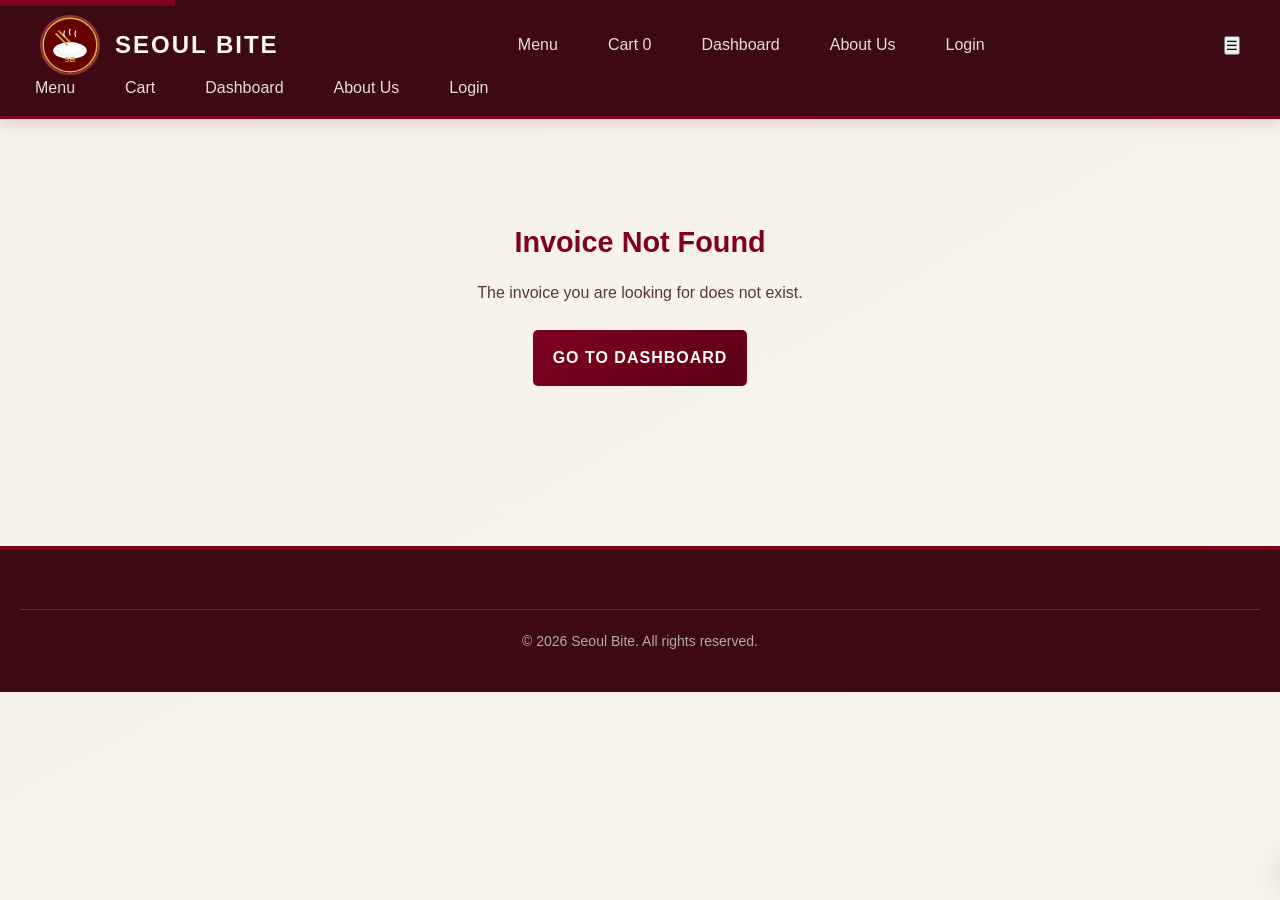
<file: Codes/invoice.html>
<!DOCTYPE html>
<html lang="en">
<head>
    <meta charset="UTF-8">
    <meta name="viewport" content="width=device-width, initial-scale=1.0">
    <title>Invoice - Seoul Bite</title>
    <link rel="stylesheet" href="../css/common.css">
    <link rel="stylesheet" href="../css/invoice.css">
</head>
<body>
    <!-- Skip link -->
    <a href="#main-content" class="skip-link">Skip to main content</a>

    <!-- Header -->
    <header>
        <div class="nav-container">
            <a href="index.html" class="brand">
                <img src="../Assets/logo.svg" alt="Seoul Bite Logo" id="logo">
                <span class="brand-name">Seoul Bite</span>
            </a>
            <nav>
                <ul>
                    <li><a href="products.html">Menu</a></li>
                    <li><a href="cart.html">Cart <span id="cart-count" class="cart-badge"></span></a></li>
                    <li><a href="dashboard.html">Dashboard</a></li>
                    <li><a href="about.html">About Us</a></li>
                    <li><a href="#" id="auth-link">Login</a></li>
                </ul>
            </nav>
            <button class="mobile-menu-btn" onclick="toggleMobileMenu()" aria-label="Toggle menu">&#9776;</button>
        </div>
        <nav class="mobile-nav" id="mobile-nav">
            <ul>
                <li><a href="products.html">Menu</a></li>
                <li><a href="cart.html">Cart</a></li>
                <li><a href="dashboard.html">Dashboard</a></li>
                <li><a href="about.html">About Us</a></li>
                <li><a href="#" id="auth-link-mobile">Login</a></li>
            </ul>
        </nav>
    </header>

    <!-- Main Content -->
    <main id="main-content" class="invoice-page">
        <!-- Not found message -->
        <div id="invoice-not-found" class="not-found-msg hidden">
            <h2>Invoice Not Found</h2>
            <p>The invoice you are looking for does not exist.</p>
            <a href="dashboard.html" class="btn btn-primary">Go to Dashboard</a>
        </div>

        <!-- Invoice Container -->
        <div id="invoice-container" class="hidden">
            <!-- Print / Back buttons -->
            <div class="invoice-actions no-print">
                <a href="dashboard.html" class="btn btn-secondary">&larr; Back to Dashboard</a>
                <button onclick="window.print()" class="btn btn-gold">Print Invoice</button>
            </div>

            <!-- Invoice Document -->
            <div class="invoice-doc" id="invoice-doc">
                <!-- Company Header -->
                <div class="invoice-header">
                    <div class="invoice-brand">
                        <img src="../Assets/logo.svg" alt="Seoul Bite Logo" class="invoice-logo">
                        <div>
                            <h1 class="invoice-company">Seoul Bite</h1>
                            <p class="invoice-tagline">Authentic Korean Cuisine Delivered</p>
                        </div>
                    </div>
                    <div class="invoice-title-block">
                        <h2 class="invoice-title">INVOICE</h2>
                        <p><strong>Invoice #:</strong> <span id="inv-number"></span></p>
                        <p><strong>Date:</strong> <span id="inv-date"></span></p>
                        <p><strong>Order #:</strong> <span id="inv-order"></span></p>
                    </div>
                </div>

                <hr class="invoice-divider">

                <!-- Bill To / Shipping Info -->
                <div class="invoice-parties">
                    <div class="invoice-from">
                        <h3>From</h3>
                        <p><strong>Seoul Bite Restaurant</strong></p>
                        <p>Kingston, Jamaica</p>
                        <p>info@seoulbite.com</p>
                        <p>+1 (876) 000-0000</p>
                    </div>
                    <div class="invoice-to">
                        <h3>Bill To</h3>
                        <p><strong id="inv-customer"></strong></p>
                        <p id="inv-address"></p>
                        <p id="inv-parish"></p>
                        <p id="inv-phone"></p>
                        <p>TRN: <span id="inv-trn"></span></p>
                    </div>
                </div>

                <hr class="invoice-divider">

                <!-- Items Table -->
                <table class="invoice-table">
                    <thead>
                        <tr>
                            <th>Item</th>
                            <th class="text-right">Unit Price</th>
                            <th class="text-right">Qty</th>
                            <th class="text-right">Discount</th>
                            <th class="text-right">Subtotal</th>
                        </tr>
                    </thead>
                    <tbody id="inv-items"></tbody>
                </table>

                <hr class="invoice-divider">

                <!-- Totals -->
                <div class="invoice-totals">
                    <div class="totals-row">
                        <span>Subtotal</span>
                        <span id="inv-subtotal"></span>
                    </div>
                    <div class="totals-row">
                        <span>Discount (10%)</span>
                        <span id="inv-discount" class="text-green"></span>
                    </div>
                    <div class="totals-row">
                        <span>GCT Tax (15%)</span>
                        <span id="inv-tax"></span>
                    </div>
                    <div class="totals-row">
                        <span>Delivery Fee</span>
                        <span id="inv-delivery"></span>
                    </div>
                    <div class="totals-row total-row">
                        <span>TOTAL</span>
                        <span id="inv-total"></span>
                    </div>
                    <div class="totals-row">
                        <span>Payment Method</span>
                        <span id="inv-payment"></span>
                    </div>
                </div>

                <!-- Footer note -->
                <div class="invoice-footer">
                    <p>Thank you for choosing Seoul Bite! Your receipt has been sent to your registered email.</p>
                    <p class="inv-small">This is a computer-generated invoice and requires no signature.</p>
                </div>
            </div>
        </div>
    </main>

    <!-- Footer -->
    <footer>
        <div class="footer-bottom">
            <p>&copy; 2026 Seoul Bite. All rights reserved.</p>
        </div>
    </footer>

    <div id="toast" role="alert"></div>

    <script src="../js/common.js"></script>
    <script src="../js/invoice.js"></script>
</body>
</html>
</file>
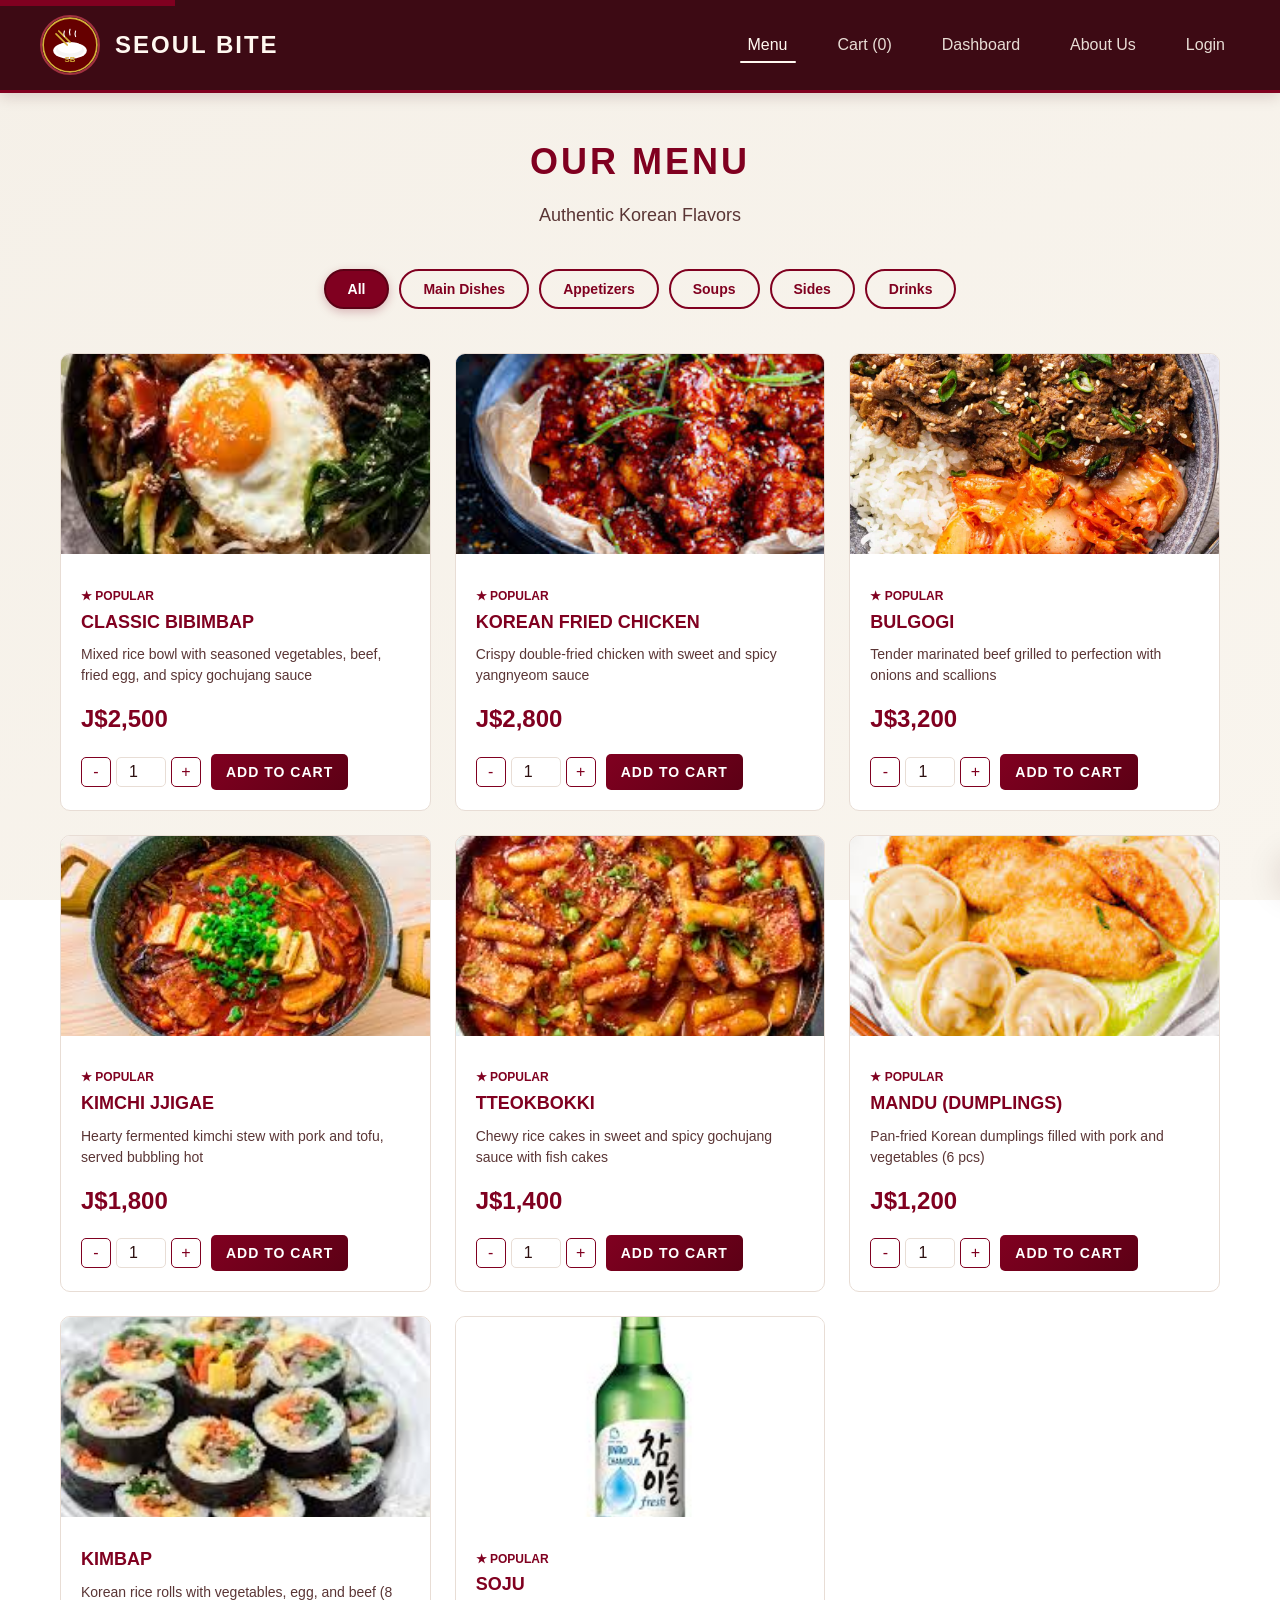
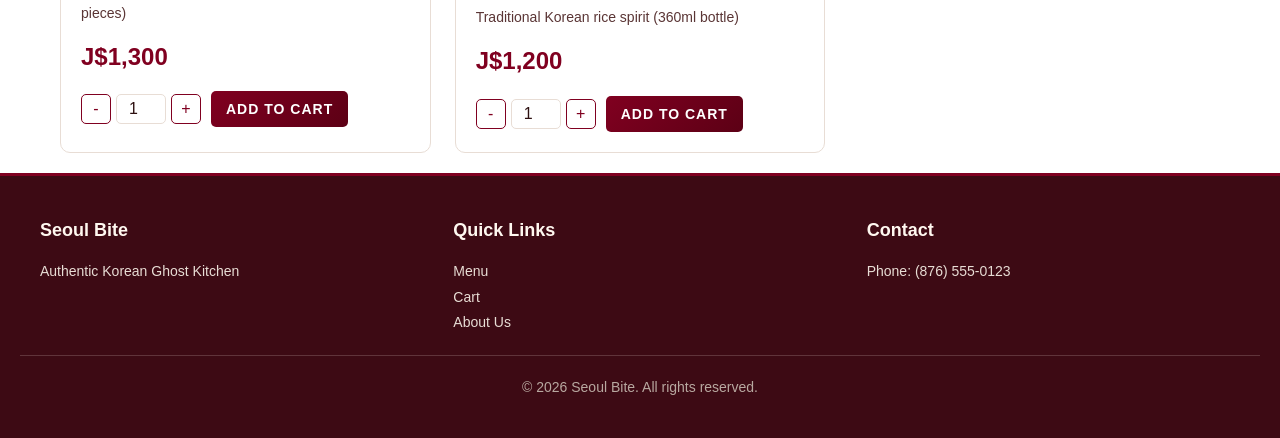
<file: Codes/products.html>
<!DOCTYPE html>
<html lang="en">
<head>
    <meta charset="UTF-8">
    <meta name="viewport" content="width=device-width, initial-scale=1.0">
    <title>Menu - Seoul Bite</title>
    <!-- CSS files -->
    <link rel="stylesheet" href="../css/common.css">
    <link rel="stylesheet" href="../css/products.css">
</head>
<body>
    <!-- Skip link for accessibility -->
    <a href="#main-content" class="skip-link">Skip to main content</a>

    <!-- Header with Navigation -->
    <header>
        <div class="nav-container">
            <a href="index.html" class="brand">
                <img src="../Assets/logo.svg" alt="Seoul Bite Logo" id="logo">
                <span class="brand-name">Seoul Bite</span>
            </a>
            <button class="menu-toggle" id="menu-toggle">☰</button>
            <nav>
                <ul id="nav-menu">
                    <li><a href="products.html" class="active">Menu</a></li>
                    <li><a href="cart.html">Cart (<span id="cart-count">0</span>)</a></li>
                    <li><a href="dashboard.html">Dashboard</a></li>
                    <li><a href="about.html">About Us</a></li>
                    <li><a href="#" id="auth-link">Login</a></li>
                </ul>
            </nav>
        </div>
    </header>

    <!-- Main Content -->
    <main id="main-content" class="container">
        <div class="page-header">
            <h1>Our Menu</h1>
            <p>Authentic Korean Flavors</p>
        </div>

        <!-- Category Filter Buttons -->
        <div class="category-filters">
            <button class="filter-btn active" data-category="all">All</button>
            <button class="filter-btn" data-category="main">Main Dishes</button>
            <button class="filter-btn" data-category="appetizer">Appetizers</button>
            <button class="filter-btn" data-category="soup">Soups</button>
            <button class="filter-btn" data-category="side">Sides</button>
            <button class="filter-btn" data-category="drink">Drinks</button>
        </div>

        <!-- Products Grid -->
        <div class="products-grid" id="products-grid">
            <!-- Products will be rendered by JavaScript -->
        </div>

        <!-- No Products Message -->
        <div class="text-center hidden" id="no-products">
            <p style="padding: 40px; color: #5a3535;">No products found in this category.</p>
        </div>
    </main>

    <!-- Footer -->
    <footer>
        <div class="footer-content">
            <div class="footer-section">
                <h4>Seoul Bite</h4>
                <p>Authentic Korean Ghost Kitchen</p>
            </div>
            <div class="footer-section">
                <h4>Quick Links</h4>
                <a href="products.html">Menu</a>
                <a href="cart.html">Cart</a>
                <a href="about.html">About Us</a>
            </div>
            <div class="footer-section">
                <h4>Contact</h4>
                <p>Phone: (876) 555-0123</p>
            </div>
        </div>
        <div class="footer-bottom">
            <p>&copy; 2026 Seoul Bite. All rights reserved.</p>
        </div>
    </footer>

    <!-- Toast notification -->
    <div id="toast" role="alert"></div>

    <!-- JavaScript files -->
    <script src="../js/common.js"></script>
    <script src="../js/products.js"></script>
</body>
</html>
</file>
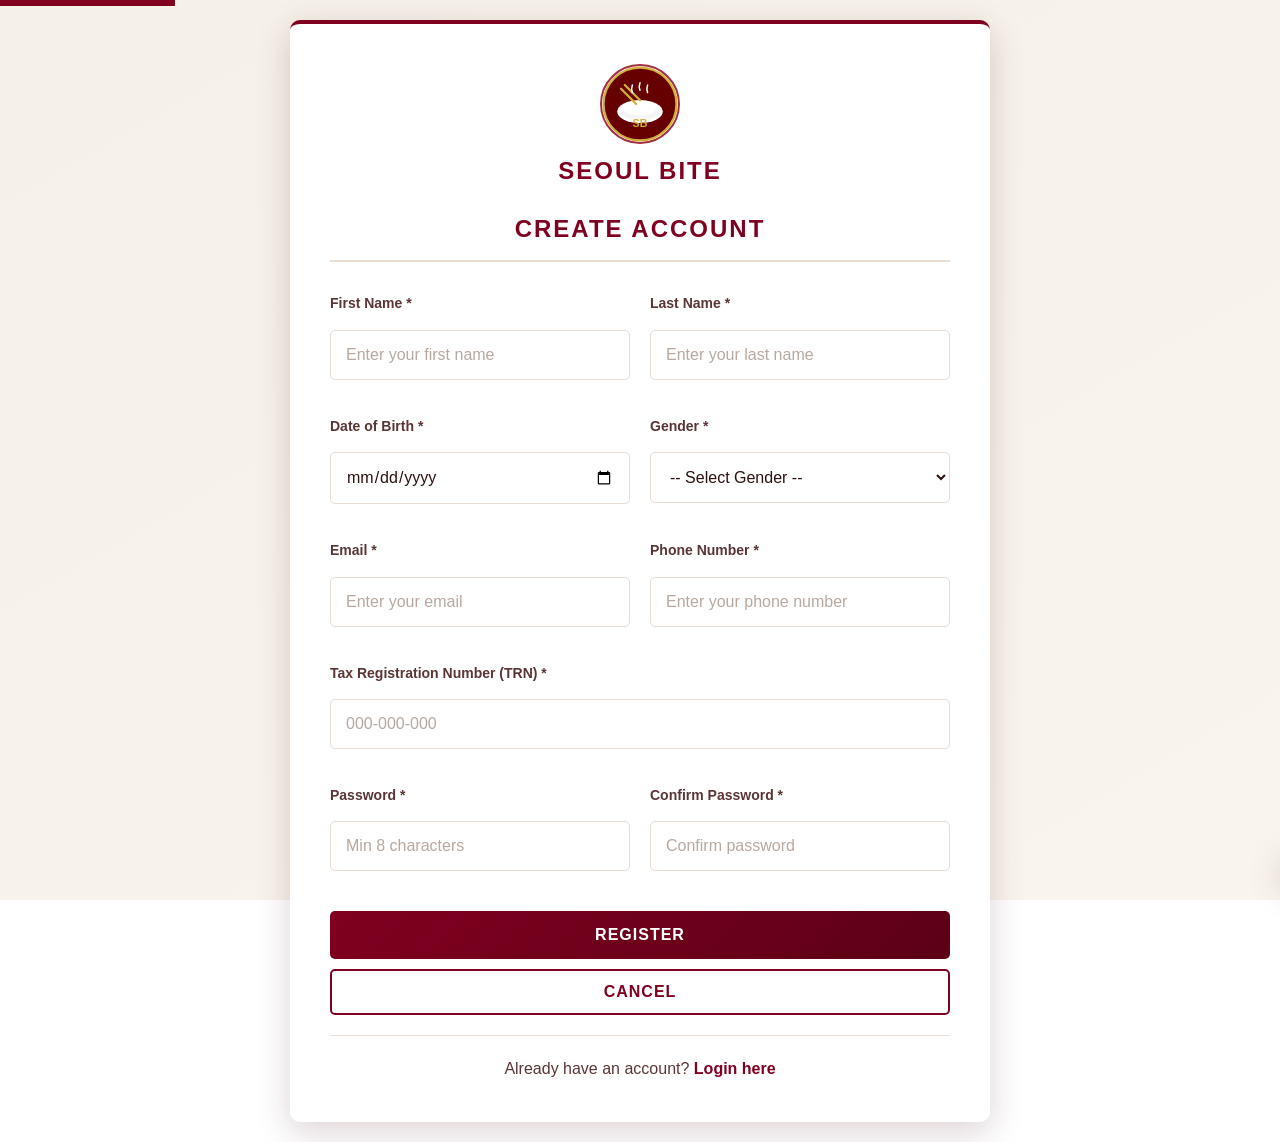
<file: Codes/register.html>
<!DOCTYPE html>
<html lang="en">
<head>
    <meta charset="UTF-8">
    <meta name="viewport" content="width=device-width, initial-scale=1.0">
    <title>Register - Seoul Bite</title>
    <!-- CSS files -->
    <link rel="stylesheet" href="../css/common.css">
    <link rel="stylesheet" href="../css/register.css">
</head>
<body class="auth-page">
    <!-- Skip link for accessibility -->
    <a href="#main-content" class="skip-link">Skip to main content</a>

    <main id="main-content" class="auth-container">
        <!-- Logo and brand -->
        <div class="text-center mb-3">
            <img src="../Assets/logo.svg" alt="Seoul Bite Logo" id="logo" style="width: 80px;">
            <h1 class="brand-name">Seoul Bite</h1>
        </div>

        <h2>Create Account</h2>

        <!-- Registration Form -->
        <form id="register-form" novalidate>

            <!-- First Name and Last Name row -->
            <div class="form-row">
                <div class="form-group">
                    <label for="firstName">First Name *</label>
                    <input type="text" id="firstName" placeholder="Enter your first name" required>
                    <div class="error-message" id="firstName-error"></div>
                </div>
                <div class="form-group">
                    <label for="lastName">Last Name *</label>
                    <input type="text" id="lastName" placeholder="Enter your last name" required>
                    <div class="error-message" id="lastName-error"></div>
                </div>
            </div>

            <!-- Date of Birth and Gender row -->
            <div class="form-row">
                <div class="form-group">
                    <label for="dob">Date of Birth *</label>
                    <input type="date" id="dob" required>
                    <div class="error-message" id="dob-error"></div>
                </div>
                <div class="form-group">
                    <label for="gender">Gender *</label>
                    <select id="gender" required>
                        <option value="">-- Select Gender --</option>
                        <option value="Male">Male</option>
                        <option value="Female">Female</option>
                        <option value="Other">Other</option>
                    </select>
                    <div class="error-message" id="gender-error"></div>
                </div>
            </div>

            <!-- Email and Phone row -->
            <div class="form-row">
                <div class="form-group">
                    <label for="email">Email *</label>
                    <input type="email" id="email" placeholder="Enter your email" required>
                    <div class="error-message" id="email-error"></div>
                </div>
                <div class="form-group">
                    <label for="phone">Phone Number *</label>
                    <input type="tel" id="phone" placeholder="Enter your phone number" required>
                    <div class="error-message" id="phone-error"></div>
                </div>
            </div>

            <!-- TRN (Tax Registration Number) -->
            <!--
                Question 1a (v): TRN must be unique, length/format 000-000-000.
                TRN is used instead of a username for login.
            -->
            <div class="form-group">
                <label for="trn">Tax Registration Number (TRN) *</label>
                <input type="text" id="trn" placeholder="000-000-000" required maxlength="11">
                <div class="error-message" id="trn-error"></div>
            </div>

            <!-- Password row -->
            <div class="form-row">
                <div class="form-group">
                    <label for="password">Password *</label>
                    <input type="password" id="password" placeholder="Min 8 characters" required>
                    <div class="error-message" id="password-error"></div>
                </div>
                <div class="form-group">
                    <label for="confirmPassword">Confirm Password *</label>
                    <input type="password" id="confirmPassword" placeholder="Confirm password" required>
                    <div class="error-message" id="confirmPassword-error"></div>
                </div>
            </div>

            <!-- Action Buttons -->
            <div class="form-actions">
                <!-- Question 1a (vii): Register button - stores registration form data -->
                <button type="submit" class="btn btn-primary btn-block">Register</button>
                <!-- Question 1a (viii): Cancel button - clears registration form data -->
                <button type="button" class="btn btn-secondary btn-block" id="cancel-btn">Cancel</button>
            </div>

        </form>

        <div class="auth-footer">
            <p>Already have an account? <a href="index.html">Login here</a></p>
        </div>
    </main>

    <!-- Toast notification -->
    <div id="toast" role="alert"></div>

    <!-- JavaScript files -->
    <script src="../js/common.js"></script>
    <script src="../js/register.js"></script>
</body>
</html>
</file>
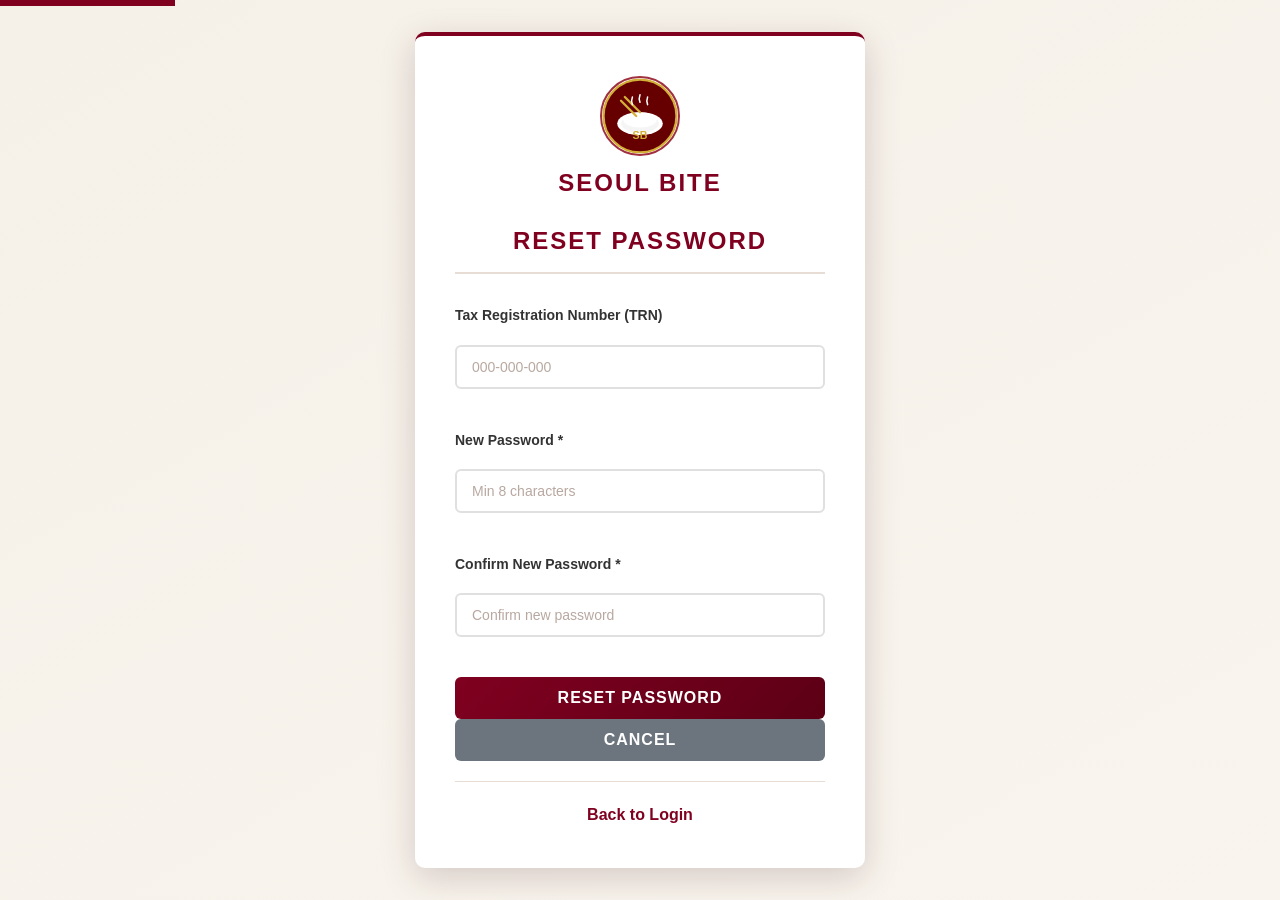
<file: Codes/reset-password.html>
<!DOCTYPE html>
<html lang="en">
<head>
    <meta charset="UTF-8">
    <meta name="viewport" content="width=device-width, initial-scale=1.0">
    <title>Reset Password - Seoul Bite</title>
    <link rel="stylesheet" href="../css/common.css">
    <link rel="stylesheet" href="../css/login.css">
</head>
<body class="auth-page">
    <a href="#main-content" class="skip-link">Skip to main content</a>

    <main id="main-content" class="auth-container">
        <div class="text-center mb-3">
            <img src="../Assets/logo.svg" alt="Seoul Bite Logo" id="logo" style="width: 80px;">
            <h1 class="brand-name">Seoul Bite</h1>
        </div>

        <h2>Reset Password</h2>

        <!--
            Question 1b (vi): Reset Password hyperlink - allows the user to change
            their password associated with RegistrationData by matching their TRN.
        -->
        <form id="reset-form" novalidate>
            <div class="form-group">
                <label for="trn">Tax Registration Number (TRN)</label>
                <input type="text" id="trn" placeholder="000-000-000" required maxlength="11">
                <div class="error-message" id="trn-error"></div>
            </div>

            <div class="form-group">
                <label for="newPassword">New Password *</label>
                <input type="password" id="newPassword" placeholder="Min 8 characters" required>
                <div class="error-message" id="newPassword-error"></div>
            </div>

            <div class="form-group">
                <label for="confirmPassword">Confirm New Password *</label>
                <input type="password" id="confirmPassword" placeholder="Confirm new password" required>
                <div class="error-message" id="confirmPassword-error"></div>
            </div>

            <div class="form-actions">
                <button type="submit" class="btn btn-primary btn-block">Reset Password</button>
                <button type="button" class="btn btn-secondary btn-block" id="cancel-btn">Cancel</button>
            </div>
        </form>

        <div class="auth-footer">
            <p><a href="index.html">Back to Login</a></p>
        </div>
    </main>

    <div id="toast" role="alert"></div>

    <script src="../js/common.js"></script>
    <script>
        /*
            Question 1b (vi): Reset Password functionality.
            Finds the user by TRN in RegistrationData and updates their password.
        */

        var resetForm       = document.getElementById('reset-form');
        var trnInput        = document.getElementById('trn');
        var newPassInput    = document.getElementById('newPassword');
        var confirmPassInput= document.getElementById('confirmPassword');
        var cancelBtn       = document.getElementById('cancel-btn');

        /* Auto-format TRN */
        trnInput.addEventListener('input', function() {
            var digits = this.value.replace(/\D/g, '');
            if (digits.length > 6) {
                this.value = digits.substring(0,3) + '-' + digits.substring(3,6) + '-' + digits.substring(6,9);
            } else if (digits.length > 3) {
                this.value = digits.substring(0,3) + '-' + digits.substring(3,6);
            } else {
                this.value = digits;
            }
        });

        cancelBtn.addEventListener('click', function() {
            resetForm.reset();
        });

        resetForm.addEventListener('submit', function(e) {
            e.preventDefault();

            var trnVal     = trnInput.value.trim();
            var newPass    = newPassInput.value;
            var confirmPass= confirmPassInput.value;
            var isValid    = true;

            /* Validate TRN format */
            if (!/^\d{3}-\d{3}-\d{3}$/.test(trnVal)) {
                document.getElementById('trn-error').textContent = 'Enter a valid TRN (000-000-000)';
                document.getElementById('trn-error').classList.add('show');
                trnInput.classList.add('input-error');
                isValid = false;
            } else {
                document.getElementById('trn-error').classList.remove('show');
                trnInput.classList.remove('input-error');
            }

            /* Validate new password */
            if (newPass.length < 8 || !/[a-zA-Z]/.test(newPass) || !/[0-9]/.test(newPass)) {
                document.getElementById('newPassword-error').textContent = 'Password must be at least 8 characters with letters and numbers';
                document.getElementById('newPassword-error').classList.add('show');
                newPassInput.classList.add('input-error');
                isValid = false;
            } else {
                document.getElementById('newPassword-error').classList.remove('show');
                newPassInput.classList.remove('input-error');
            }

            /* Validate passwords match */
            if (newPass !== confirmPass) {
                document.getElementById('confirmPassword-error').textContent = 'Passwords do not match';
                document.getElementById('confirmPassword-error').classList.add('show');
                confirmPassInput.classList.add('input-error');
                isValid = false;
            } else {
                document.getElementById('confirmPassword-error').classList.remove('show');
                confirmPassInput.classList.remove('input-error');
            }

            if (!isValid) return;

            /* Question 1b (vi): Find user by TRN in RegistrationData and update password */
            var users     = JSON.parse(localStorage.getItem('RegistrationData')) || [];
            var userIndex = -1;

            for (var i = 0; i < users.length; i++) {
                if (users[i].trn === trnVal) {
                    userIndex = i;
                    break;
                }
            }

            if (userIndex === -1) {
                document.getElementById('trn-error').textContent = 'No account found with that TRN';
                document.getElementById('trn-error').classList.add('show');
                trnInput.classList.add('input-error');
                return;
            }

            /* Update password and save back to RegistrationData */
            users[userIndex].password = newPass;
            localStorage.setItem('RegistrationData', JSON.stringify(users));

            /* Clear any login lockout */
            sessionStorage.removeItem('loginAttempts');

            showToast('Password reset successfully! Please login.', 'success');
            setTimeout(function() {
                window.location.href = 'index.html';
            }, 1500);
        });
    </script>
</body>
</html>
</file>
<file: css/common.css>
/*
   ================================================================
   COMMON.CSS - Shared Styles
   ================================================================
   This file contains styles used across all pages:
   - CSS Variables (custom properties)
   - Reset styles
   - Header and navigation
   - Buttons
   - Forms
   - Footer
   - Toast notifications
   - Modal dialogs
   - Page transitions
   - Responsive design

   Developer: Dominic Appleton
   Student ID: 2102508
   ================================================================
*/


/* ================================================================
   CSS VARIABLES (Custom Properties)
   ================================================================
   Variables store reusable values that can be used throughout CSS.
   This ensures consistency and makes it easy to change colors/sizes.

   Color Theme: Beige / White / Burgundy
   To use a variable: var(--variable-name)
   ================================================================ */
:root {
    /* Color palette - Beige / White / Burgundy theme */
    --primary-bg: #f5f0e8;          /* Warm beige main background */
    --primary-dark: #3d0a14;        /* Deep wine/burgundy for header & footer */
    --burgundy: #800020;            /* Main burgundy accent */
    --burgundy-dark: #5c0015;       /* Darker burgundy for active/pressed states */
    --burgundy-light: #a03040;      /* Lighter burgundy for hover states */
    --cream: #fff8f0;               /* Warm cream for card backgrounds */
    --white: #ffffff;               /* Pure white */
    --off-white: #f9f5ee;           /* Slightly warm off-white */
    --text-primary: #2d1010;        /* Near-black text on light backgrounds */
    --text-secondary: #5a3535;      /* Medium-dark text for secondary content */
    --text-muted: #8a6a6a;          /* Muted text (captions, placeholders) */
    --gray-light: #e8ddd5;          /* Light warm gray for borders */
    --gray: #b8a8a0;                /* Medium warm gray */
    --gray-dark: #7a6060;           /* Darker warm gray */
    --card-bg: #ffffff;             /* White card backgrounds */
    --card-border: #e8ddd5;         /* Subtle card border */

    /* Typography */
    --font-primary: 'Arial', 'Helvetica Neue', sans-serif;

    /* Spacing */
    --spacing-xs: 5px;
    --spacing-sm: 10px;
    --spacing-md: 15px;
    --spacing-lg: 20px;
    --spacing-xl: 40px;

    /* Border radius */
    --radius-sm: 5px;
    --radius-md: 10px;

    /* Shadows */
    --shadow-sm: 0 2px 6px rgba(61, 10, 20, 0.1);
    --shadow-md: 0 4px 14px rgba(61, 10, 20, 0.15);
    --shadow-lg: 0 10px 35px rgba(61, 10, 20, 0.2);

    /* Transitions */
    --transition-fast: 0.2s ease;
    --transition-normal: 0.35s ease;
    --transition-slow: 0.5s ease;
}


/* ================================================================
   PAGE TRANSITION - Fade & Slide In on Load
   ================================================================
   Gives every page a smooth entrance animation so that navigation
   feels polished rather than jarring.
   ================================================================ */
@keyframes pageEnter {
    from {
        opacity: 0;
        transform: translateY(18px);
    }
    to {
        opacity: 1;
        transform: translateY(0);
    }
}

/* Page exit — added by JS before following a link */
@keyframes pageExit {
    from {
        opacity: 1;
        transform: translateY(0);
    }
    to {
        opacity: 0;
        transform: translateY(-12px);
    }
}

body {
    animation: pageEnter var(--transition-slow) ease-out both;
}

body.page-exit {
    animation: pageExit 0.3s ease-in both;
    pointer-events: none;   /* Prevent accidental double-clicks during exit */
}


/* ================================================================
   UNIVERSAL SELECTOR (*)
   ================================================================
   The * selector targets ALL elements on the page.
   This resets default browser styles for consistency.
   ================================================================ */
* {
    margin: 0;
    padding: 0;
    box-sizing: border-box;  /* Makes width/height include padding and border */
}


/* ================================================================
   HTML ELEMENT SELECTOR
   ================================================================
   Element selectors target HTML tags directly.
   ================================================================ */
html {
    scroll-behavior: smooth;  /* Smooth scrolling for anchor links */
}


/* ================================================================
   BODY ELEMENT SELECTOR
   ================================================================
   Sets default styles for the entire page.
   Beige gradient background for a warm, welcoming feel.
   ================================================================ */
body {
    font-family: var(--font-primary);
    font-size: 16px;
    background: linear-gradient(150deg, var(--primary-bg) 0%, var(--off-white) 100%);
    background-attachment: fixed;
    color: var(--text-primary);
    min-height: 100vh;
    line-height: 1.6;
}


/* ================================================================
   CLASS SELECTOR (.skip-link)
   ================================================================
   Class selectors target elements with a specific class attribute.
   The skip link helps keyboard users navigate past the header.
   ================================================================ */
.skip-link {
    position: absolute;
    top: -40px;
    left: 0;
    background: var(--burgundy);
    color: var(--white);
    padding: var(--spacing-sm) var(--spacing-md);
    z-index: 9999;
    transition: top var(--transition-fast);
}

/* PSEUDO-CLASS SELECTOR (:focus) */
/* Pseudo-classes target elements in a specific state */
.skip-link:focus {
    top: 0;  /* Shows skip link when focused */
}


/* ================================================================
   HEADER ELEMENT SELECTOR
   ================================================================
   Deep wine background keeps the header visually distinct from
   the light beige content area.
   ================================================================ */
header {
    background-color: var(--primary-dark);
    padding: var(--spacing-md) var(--spacing-lg);
    position: sticky;  /* Stays at top when scrolling */
    top: 0;
    z-index: 1000;
    box-shadow: var(--shadow-md);
    border-bottom: 3px solid var(--burgundy);
}


/* ================================================================
   NAVIGATION CONTAINER (Flexbox Layout)
   ================================================================
   Flexbox is used to arrange items in a row.
   justify-content: space-between puts space between items.
   ================================================================ */
.nav-container {
    display: flex;  /* Enables flexbox layout */
    justify-content: space-between;  /* Items at left and right */
    align-items: center;  /* Vertically center items */
    max-width: 1200px;
    margin: 0 auto;
    flex-wrap: wrap;
}


/* ================================================================
   BRAND LOGO SECTION (Flexbox)
   ================================================================ */
.brand {
    display: flex;
    align-items: center;
    gap: var(--spacing-md);  /* Space between logo and text */
    text-decoration: none;
}

/* ID SELECTOR (#logo) */
/* ID selectors target a single unique element */
#logo {
    width: 60px;
    height: auto;
    border-radius: 50%;  /* Makes it circular */
    transition: transform var(--transition-normal);
    border: 2px solid var(--burgundy-light);
}

/* PSEUDO-CLASS: Hover state for logo */
#logo:hover {
    transform: scale(1.1);  /* Slightly enlarge on hover */
}

.brand-name {
    color: var(--cream);
    font-size: 24px;
    font-weight: bold;
    text-transform: uppercase;
    letter-spacing: 2px;
}


/* ================================================================
   NAVIGATION MENU (Flexbox)
   ================================================================ */
nav ul {
    display: flex;
    list-style: none;  /* Remove bullet points */
    gap: var(--spacing-lg);
    flex-wrap: wrap;
}

/* DESCENDANT SELECTOR (nav ul li a) */
/* Targets <a> tags inside <li> inside <ul> inside <nav> */
nav ul li a {
    color: var(--gray-light);
    text-decoration: none;
    font-size: 16px;
    padding: var(--spacing-sm) var(--spacing-md);
    border-radius: var(--radius-sm);
    transition: all var(--transition-normal);
    position: relative;
}

/* PSEUDO-CLASS: Hover state for nav links */
nav ul li a:hover {
    color: var(--cream);
    background-color: rgba(128, 0, 32, 0.4);
}

/* PSEUDO-ELEMENT (::after) for active link underline */
nav ul li a.active {
    color: var(--cream);
}

nav ul li a.active::after {
    content: '';
    position: absolute;
    bottom: 0;
    left: 50%;
    transform: translateX(-50%);
    width: 80%;
    height: 2px;
    background-color: var(--cream);
    border-radius: 2px;
}


/* ================================================================
   MOBILE MENU TOGGLE BUTTON
   ================================================================ */
.menu-toggle {
    display: none;  /* Hidden on desktop */
    background: none;
    border: none;
    color: var(--cream);
    font-size: 24px;
    cursor: pointer;
}


/* ================================================================
   CONTAINER CLASS
   ================================================================
   Centers content with maximum width.
   ================================================================ */
.container {
    max-width: 1200px;
    margin: 0 auto;
    padding: 0 var(--spacing-lg);
}


/* ================================================================
   PAGE HEADER SECTION
   ================================================================ */
.page-header {
    text-align: center;
    padding: var(--spacing-xl) 0;
}

.page-header h1 {
    color: var(--burgundy);
    font-size: 36px;
    text-transform: uppercase;
    letter-spacing: 3px;
    margin-bottom: var(--spacing-sm);
}

.page-header p {
    color: var(--text-secondary);
    font-size: 18px;
}


/* ================================================================
   CARD COMPONENT
   ================================================================
   Reusable styled container for content.
   White cards on beige background create clear visual hierarchy.
   ================================================================ */
.card {
    background-color: var(--card-bg);
    border: 1px solid var(--card-border);
    border-radius: var(--radius-md);
    box-shadow: var(--shadow-sm);
    padding: var(--spacing-lg);
    transition: transform var(--transition-normal), box-shadow var(--transition-normal);
}

.card:hover {
    transform: translateY(-5px);
    box-shadow: var(--shadow-lg);
}


/* ================================================================
   BUTTON STYLES
   ================================================================
   Base button class with modifier classes for different styles.
   ================================================================ */
.btn {
    display: inline-block;
    padding: var(--spacing-md) var(--spacing-lg);
    border: none;
    border-radius: var(--radius-sm);
    font-size: 16px;
    font-weight: bold;
    cursor: pointer;
    text-decoration: none;
    text-align: center;
    transition: all var(--transition-normal);
    text-transform: uppercase;
    letter-spacing: 1px;
}

/* Primary button - burgundy fill */
.btn-primary {
    background: linear-gradient(135deg, var(--burgundy), var(--burgundy-dark));
    color: var(--white);
}

.btn-primary:hover {
    background: linear-gradient(135deg, var(--burgundy-light), var(--burgundy));
    box-shadow: var(--shadow-md);
    transform: translateY(-2px);
}

/* Secondary button - outlined burgundy */
.btn-secondary {
    background: transparent;
    color: var(--burgundy);
    border: 2px solid var(--burgundy);
}

.btn-secondary:hover {
    background: var(--burgundy);
    color: var(--white);
    transform: translateY(-2px);
}

/* Gold button - warm cream/amber (used for checkout CTA) */
.btn-gold {
    background: linear-gradient(135deg, #b8860b, #d4a017);
    color: var(--white);
}

.btn-gold:hover {
    box-shadow: 0 0 20px rgba(184, 134, 11, 0.4);
    transform: translateY(-2px);
}

/* Danger button - for destructive actions */
.btn-danger {
    background: #b00020;
    color: var(--white);
}

.btn-danger:hover {
    background: #d00028;
    transform: translateY(-2px);
}

/* Button size modifiers */
.btn-sm {
    padding: var(--spacing-sm) var(--spacing-md);
    font-size: 14px;
}

.btn-block {
    display: block;
    width: 100%;
}


/* ================================================================
   FORM ELEMENTS
   ================================================================ */

/* Label styling */
label {
    display: block;
    font-size: 14px;
    color: var(--text-secondary);
    margin-bottom: var(--spacing-xs);
    font-weight: bold;
}

/* ATTRIBUTE SELECTOR [type="text"] */
/* Targets input elements with specific type attribute */
input[type="text"],
input[type="email"],
input[type="password"],
input[type="tel"],
input[type="number"],
input[type="date"],
select,
textarea {
    width: 100%;
    padding: var(--spacing-md);
    margin: var(--spacing-sm) 0 var(--spacing-lg);
    background-color: var(--white);
    border: 1px solid var(--gray-light);
    color: var(--text-primary);
    border-radius: var(--radius-sm);
    font-size: 16px;
    font-family: var(--font-primary);
    transition: border-color var(--transition-normal), box-shadow var(--transition-normal);
}

/* PSEUDO-CLASS: Focus state for inputs */
input:focus,
select:focus,
textarea:focus {
    border-color: var(--burgundy);
    outline: none;
    box-shadow: 0 0 0 3px rgba(128, 0, 32, 0.12);
}

/* PSEUDO-ELEMENT: Placeholder text styling */
input::placeholder,
textarea::placeholder {
    color: var(--gray);
}

/* Error message styling */
.error-message {
    color: #b00020;
    font-size: 14px;
    margin-top: -10px;
    margin-bottom: var(--spacing-sm);
    display: none;
}

.error-message.show {
    display: block;
}

/* Input error state */
.input-error {
    border-color: #b00020 !important;
}

/* Form group container */
.form-group {
    margin-bottom: var(--spacing-md);
}

/* Two-column form row (CSS Grid) */
.form-row {
    display: grid;
    grid-template-columns: 1fr 1fr;  /* Two equal columns */
    gap: var(--spacing-lg);
}


/* ================================================================
   FOOTER (CSS Grid)
   ================================================================
   Dark wine background echoes the header for visual bookending.
   ================================================================ */
footer {
    background-color: var(--primary-dark);
    padding: var(--spacing-xl) var(--spacing-lg);
    margin-top: auto;
    border-top: 3px solid var(--burgundy);
}

.footer-content {
    max-width: 1200px;
    margin: 0 auto;
    display: grid;
    grid-template-columns: repeat(auto-fit, minmax(200px, 1fr));
    gap: var(--spacing-xl);
}

.footer-section h4 {
    color: var(--cream);
    margin-bottom: var(--spacing-md);
    font-size: 18px;
}

.footer-section p,
.footer-section a {
    color: var(--gray-light);
    font-size: 14px;
    line-height: 1.8;
}

.footer-section a {
    display: block;
    text-decoration: none;
    transition: color var(--transition-fast);
}

.footer-section a:hover {
    color: var(--cream);
}

.footer-bottom {
    text-align: center;
    padding-top: var(--spacing-lg);
    margin-top: var(--spacing-lg);
    border-top: 1px solid rgba(232, 221, 213, 0.2);
    color: var(--gray);
    font-size: 14px;
}


/* ================================================================
   TOAST NOTIFICATION
   ================================================================ */
#toast {
    position: fixed;
    bottom: 20px;
    right: 20px;
    background-color: var(--white);
    color: var(--text-primary);
    padding: var(--spacing-md) var(--spacing-lg);
    border-radius: var(--radius-sm);
    box-shadow: var(--shadow-lg);
    border-left: 4px solid var(--burgundy);
    transform: translateX(150%);  /* Hidden off-screen */
    transition: transform var(--transition-normal);
    z-index: 9999;
}

#toast.show {
    transform: translateX(0);  /* Slides in when shown */
}

#toast.success {
    border-left-color: #2e7d32;
}

#toast.error {
    border-left-color: #b00020;
}


/* ================================================================
   MODAL DIALOG
   ================================================================ */
.modal-overlay {
    position: fixed;
    top: 0;
    left: 0;
    width: 100%;
    height: 100%;
    background-color: rgba(61, 10, 20, 0.6);
    display: flex;
    justify-content: center;
    align-items: center;
    z-index: 9999;
    opacity: 0;
    visibility: hidden;
    transition: all var(--transition-normal);
}

.modal-overlay.show {
    opacity: 1;
    visibility: visible;
}

.modal {
    background-color: var(--white);
    padding: var(--spacing-xl);
    border-radius: var(--radius-md);
    max-width: 500px;
    width: 90%;
    transform: scale(0.85);
    transition: transform var(--transition-normal);
    border-top: 4px solid var(--burgundy);
    box-shadow: var(--shadow-lg);
}

.modal-overlay.show .modal {
    transform: scale(1);
}

.modal h2 {
    color: var(--burgundy);
    margin-bottom: var(--spacing-lg);
}

.modal p {
    color: var(--text-secondary);
}

.modal-actions {
    display: flex;
    gap: var(--spacing-md);
    justify-content: flex-end;
    margin-top: var(--spacing-lg);
}


/* ================================================================
   UTILITY CLASSES
   ================================================================ */
.text-center { text-align: center; }
.text-burgundy { color: var(--burgundy); }
.hidden { display: none !important; }
.mt-1 { margin-top: var(--spacing-sm); }
.mt-2 { margin-top: var(--spacing-md); }
.mt-3 { margin-top: var(--spacing-lg); }
.mb-1 { margin-bottom: var(--spacing-sm); }
.mb-2 { margin-bottom: var(--spacing-md); }
.mb-3 { margin-bottom: var(--spacing-lg); }


/* ================================================================
   RESPONSIVE DESIGN - MEDIA QUERIES
   ================================================================
   Media queries apply styles only at certain screen sizes.
   ================================================================ */

/* Tablet and below (max-width: 950px) */
@media (max-width: 950px) {
    .nav-container {
        flex-direction: column;
        gap: var(--spacing-md);
    }

    nav ul {
        gap: var(--spacing-sm);
    }

    .form-row {
        grid-template-columns: 1fr;  /* Single column on smaller screens */
    }

    .footer-content {
        grid-template-columns: 1fr;
        text-align: center;
    }
}

/* Mobile (max-width: 600px) */
@media (max-width: 600px) {
    .menu-toggle {
        display: block;  /* Show hamburger menu */
    }

    nav ul {
        display: none;  /* Hide menu by default */
        flex-direction: column;
        width: 100%;
        text-align: center;
        padding: var(--spacing-md) 0;
    }

    nav ul.show {
        display: flex;  /* Show when toggle clicked */
    }

    .brand-name {
        font-size: 18px;
    }

    .page-header h1 {
        font-size: 28px;
    }
}
</file>
<file: css/login.css>
/*
   LOGIN.CSS - Login Page Styles
   Developer: Dominic Appleton | ID: 2102508
*/

/* Auth page uses flexbox to center the form vertically and horizontally */
.auth-page {
    min-height: 100vh;
    display: flex;
    justify-content: center;
    align-items: center;
    padding: 20px;
}

/* Auth container - the login form card */
.auth-container {
    width: 100%;
    max-width: 450px;
    padding: 40px;
    background-color: #ffffff;
    border-radius: 10px;
    box-shadow: 0 10px 35px rgba(61, 10, 20, 0.18);
    animation: fadeIn 0.7s ease-out;
    border-top: 4px solid #800020;
}

/* Fade in animation for the card */
@keyframes fadeIn {
    from { opacity: 0; transform: translateY(-25px); }
    to   { opacity: 1; transform: translateY(0); }
}

/* Shake animation for a failed login attempt */
@keyframes shake {
    0%, 100% { transform: translateX(0); }
    10%, 30%, 50%, 70%, 90% { transform: translateX(-5px); }
    20%, 40%, 60%, 80% { transform: translateX(5px); }
}

/* Form title */
.auth-container h2 {
    color: #800020;
    text-align: center;
    margin-bottom: 30px;
    font-size: 24px;
    text-transform: uppercase;
    letter-spacing: 2px;
    padding-bottom: 12px;
    border-bottom: 2px solid #e8ddd5;
}

/* Brand name on auth pages */
.auth-container .brand-name {
    color: #800020;
}

/* Auth footer with register/login link */
.auth-footer {
    text-align: center;
    margin-top: 20px;
    padding-top: 20px;
    border-top: 1px solid #e8ddd5;
    color: #5a3535;
}

.auth-footer a {
    color: #800020;
    text-decoration: none;
    font-weight: bold;
}

.auth-footer a:hover {
    text-decoration: underline;
}

/* Tablet */
@media (max-width: 750px) {
    .auth-container {
        max-width: 500px;
        padding: 30px;
    }
}

/* Mobile */
@media (max-width: 600px) {
    .auth-container { padding: 24px; }
}

/* Button group for Login and Cancel buttons */
.btn-group {
    display: flex;
    gap: 12px;
    margin-top: 10px;
}

/* Button base styles */
.btn {
    display: inline-block;
    font-weight: 600;
    text-align: center;
    padding: 12px 20px;
    border-radius: 6px;
    border: none;
    cursor: pointer;
    font-size: 16px;
    transition: all 0.3s ease;
    font-family: inherit;
    flex: 1;
}

/* Login button (Primary) */
.btn-primary {
    background-color: #800020;
    color: white;
}

.btn-primary:hover {
    background-color: #5a0015;
    transform: translateY(-2px);
    box-shadow: 0 4px 10px rgba(128, 0, 32, 0.3);
}

.btn-primary:active {
    transform: translateY(0);
}

/* Cancel button (Secondary) */
.btn-secondary {
    background-color: #6c757d;
    color: white;
    text-align: center;
    display: flex;
    justify-content: center;
    align-items: center;
}

.btn-secondary:hover {
    background-color: #5a6268;
    transform: translateY(-2px);
}

.btn-secondary:active {
    transform: translateY(0);
}

/* Input error state */
.input-error {
    border-color: #dc3545 !important;
    background-color: #fff5f5 !important;
}

/* Error message styling */
.error-message {
    color: #dc3545;
    font-size: 12px;
    margin-top: 5px;
    min-height: 20px;
    display: none;
}

.error-message.show {
    display: block;
}

/* Login error (form-level error) */
#login-error {
    text-align: center;
    margin-bottom: 15px;
    padding: 8px;
    border-radius: 6px;
    background-color: #f8d7da;
    color: #721c24;
    font-size: 14px;
}

/* Attempt warning display */
.attempt-warning {
    font-size: 13px;
    text-align: center;
    margin-top: 15px;
    padding: 8px;
    border-radius: 6px;
    background-color: #fff3cd;
    color: #856404;
    font-weight: 500;
    display: none;
}

.attempt-warning.show {
    display: block;
}

/* Reset password link styling */
.reset-link {
    text-align: center;
    margin-top: 15px;
}

.reset-link a {
    color: #800020;
    text-decoration: none;
    font-size: 14px;
    font-weight: 500;
    transition: color 0.3s ease;
}

.reset-link a:hover {
    color: #5a0015;
    text-decoration: underline;
}

/* Toast notification */
#toast {
    position: fixed;
    bottom: 30px;
    left: 50%;
    transform: translateX(-50%);
    background-color: #333;
    color: white;
    padding: 12px 24px;
    border-radius: 50px;
    z-index: 1000;
    opacity: 0;
    transition: opacity 0.3s ease;
    pointer-events: none;
    font-size: 14px;
    font-weight: 500;
    box-shadow: 0 4px 12px rgba(0, 0, 0, 0.2);
    white-space: nowrap;
}

/* Mobile responsive for toast */
@media (max-width: 600px) {
    #toast {
        white-space: normal;
        text-align: center;
        max-width: 90%;
        font-size: 12px;
    }
    
    .btn-group {
        flex-direction: column;
        gap: 10px;
    }
    
    .btn {
        width: 100%;
        padding: 10px 16px;
    }
}

/* Brand tagline styling */
.brand-tagline {
    color: #666;
    font-size: 14px;
    text-align: center;
    margin-top: 5px;
    margin-bottom: 0;
}

/* Form group spacing */
.form-group {
    margin-bottom: 20px;
}

.form-group label {
    display: block;
    margin-bottom: 8px;
    font-weight: 600;
    color: #333;
    font-size: 14px;
}

.form-group input {
    width: 100%;
    padding: 12px 15px;
    border: 2px solid #e0e0e0;
    border-radius: 6px;
    font-size: 14px;
    transition: all 0.3s ease;
    font-family: inherit;
    box-sizing: border-box;
}

.form-group input:focus {
    outline: none;
    border-color: #800020;
    box-shadow: 0 0 0 3px rgba(128, 0, 32, 0.1);
}

/* Shake animation class for form */
form.shake {
    animation: shake 0.5s ease;
}
</file>
<file: css/checkout.css>
/*
   CHECKOUT.CSS - Checkout Page Styles
   Developer: Dominic Appleton | ID: 2102508
*/

.checkout-container {
    max-width: 800px;
    margin: 0 auto;
    padding: 40px 20px;
}

/* White section cards on the beige page background */
.checkout-section {
    background-color: #ffffff;
    padding: 40px;
    border-radius: 10px;
    margin-bottom: 20px;
    border: 1px solid #e8ddd5;
}

/* Section headings in burgundy with warm-gray underline */
.checkout-section h3 {
    color: #800020;
    margin-bottom: 20px;
    padding-bottom: 10px;
    border-bottom: 2px solid #e8ddd5;
    font-size: 20px;
}

/* Order item row */
.order-item {
    display: flex;
    justify-content: space-between;
    padding: 10px 0;
    border-bottom: 1px solid #e8ddd5;
    color: #5a3535;
}

.order-item:last-child {
    border-bottom: none;
}

/* Address textarea override to match theme */
.checkout-container textarea {
    width: 100%;
    padding: 15px;
    background: #ffffff;
    border: 1px solid #e8ddd5;
    color: #2d1010;
    border-radius: 5px;
}

.checkout-container textarea:focus {
    border-color: #800020;
    outline: none;
    box-shadow: 0 0 0 3px rgba(128, 0, 32, 0.1);
}

/* Payment options - CSS Grid */
.payment-options {
    display: grid;
    grid-template-columns: repeat(auto-fit, minmax(150px, 1fr));
    gap: 15px;
    margin-bottom: 20px;
}

/* Payment option card */
.payment-option {
    display: flex;
    align-items: center;
    gap: 10px;
    padding: 15px;
    border: 2px solid #e8ddd5;
    border-radius: 5px;
    cursor: pointer;
    color: #5a3535;
    transition: all 0.3s ease;
}

.payment-option:hover,
.payment-option.selected {
    border-color: #800020;
    background-color: rgba(128, 0, 32, 0.06);
    color: #800020;
}

/* Radio button matches burgundy theme */
.payment-option input[type="radio"] {
    accent-color: #800020;
}

/* Mobile */
@media (max-width: 600px) {
    .checkout-section { padding: 20px; }
    .payment-options { grid-template-columns: 1fr; }
}
</file>
<file: css/about.css>
/*
   ABOUT.CSS - About Page Styles
   Developer: Dominic Appleton | ID: 2102508
*/

.about-container {
    max-width: 900px;
    margin: 0 auto;
    padding: 40px 20px;
}

/* Hero banner at the top of the About page */
.about-hero {
    text-align: center;
    margin-bottom: 40px;
    padding: 50px 20px;
    background: linear-gradient(135deg, #3d0a14, #800020);
    border-radius: 12px;
    color: #fff8f0;
}

.about-hero h1 {
    color: #fff8f0;
    font-size: 36px;
    margin-bottom: 15px;
    letter-spacing: 2px;
}

.about-hero .tagline {
    color: #e8ddd5;
    font-size: 18px;
    font-style: italic;
    line-height: 1.7;
}

/* Content section cards */
.about-section {
    background-color: #ffffff;
    padding: 40px;
    border-radius: 10px;
    margin-bottom: 20px;
    border: 1px solid #e8ddd5;
    transition: box-shadow 0.3s ease;
}

.about-section:hover {
    box-shadow: 0 6px 20px rgba(61, 10, 20, 0.1);
}

/* Section headings with burgundy color */
.about-section h2 {
    color: #800020;
    margin-bottom: 15px;
    font-size: 24px;
    padding-bottom: 8px;
    border-bottom: 2px solid #e8ddd5;
}

.about-section p {
    color: #5a3535;
    line-height: 1.8;
    margin-bottom: 15px;
}

/* Feature cards inside the Why Choose Us section */
.about-section .card h3 {
    color: #800020;
    margin-bottom: 10px;
}

.about-section .card p {
    color: #5a3535;
}

/* Developer info - CSS Grid two columns */
.developer-info {
    display: grid;
    grid-template-columns: repeat(2, 1fr);
    gap: 15px;
}

.info-item {
    padding: 10px 0;
    border-bottom: 1px solid #e8ddd5;
}

.info-item strong {
    color: #800020;
    display: block;
    margin-bottom: 3px;
}

.info-item span {
    color: #5a3535;
}

/* Email/contact links */
.contact-link {
    color: #800020;
    text-decoration: none;
    font-weight: bold;
}

.contact-link:hover {
    text-decoration: underline;
}

/* Mobile */
@media (max-width: 600px) {
    .about-section { padding: 20px; }
    .developer-info { grid-template-columns: 1fr; }
    .about-hero h1 { font-size: 26px; }
}
</file>
<file: css/cart.css>
/*
   CART.CSS - Shopping Cart Page Styles
   Developer: Dominic Appleton | ID: 2102508
*/

.cart-container {
    max-width: 900px;
    margin: 0 auto;
    padding: 40px 20px;
}

/* Empty cart message */
.cart-empty {
    text-align: center;
    padding: 60px 40px;
    background: #ffffff;
    border-radius: 10px;
    border: 1px solid #e8ddd5;
}

.cart-empty h2 {
    color: #800020;
    margin-bottom: 16px;
}

.cart-empty p {
    color: #5a3535;
}

.cart-items {
    margin-bottom: 40px;
}

/* Cart item row - CSS Grid layout */
.cart-item {
    display: grid;
    grid-template-columns: 100px 1fr auto auto;
    gap: 20px;
    align-items: center;
    background-color: #ffffff;
    padding: 20px;
    border-radius: 10px;
    margin-bottom: 14px;
    border: 1px solid #e8ddd5;
    transition: box-shadow 0.3s ease;
}

.cart-item:hover {
    box-shadow: 0 4px 14px rgba(61, 10, 20, 0.1);
}

.cart-item img {
    width: 100px;
    height: 80px;
    object-fit: cover;
    border-radius: 6px;
}

/* Item title in burgundy */
.cart-item-details h4 {
    color: #800020;
    margin-bottom: 5px;
}

.cart-item-details p {
    color: #5a3535;
    font-size: 14px;
}

.cart-item-price {
    color: #800020;
    font-size: 18px;
    font-weight: bold;
}

/* Remove button - subtle red */
.cart-item-remove {
    background: none;
    border: none;
    color: #b00020;
    cursor: pointer;
    font-size: 20px;
    transition: transform 0.2s ease, color 0.2s ease;
}

.cart-item-remove:hover {
    transform: scale(1.2);
    color: #d00028;
}

/* Cart summary card */
.cart-summary {
    background-color: #ffffff;
    padding: 40px;
    border-radius: 10px;
    border: 1px solid #e8ddd5;
}

.cart-summary h3 {
    color: #800020;
    margin-bottom: 20px;
    padding-bottom: 12px;
    border-bottom: 2px solid #e8ddd5;
    font-size: 20px;
}

/* Summary row - Flexbox, space between label and value */
.summary-row {
    display: flex;
    justify-content: space-between;
    margin-bottom: 10px;
    color: #5a3535;
}

/* Total row stands out with larger text and burgundy underline */
.summary-row.total {
    font-size: 22px;
    color: #800020;
    font-weight: bold;
    margin-top: 16px;
    padding-top: 16px;
    border-top: 2px solid #800020;
}

.cart-actions {
    display: flex;
    gap: 15px;
    margin-top: 24px;
}

/* Mobile responsive */
@media (max-width: 600px) {
    .cart-item {
        grid-template-columns: 1fr;
        text-align: center;
    }

    .cart-item img {
        width: 100%;
        height: auto;
        max-width: 150px;
        margin: 0 auto;
    }

    .cart-actions {
        flex-direction: column;
    }
}

@media (max-width: 950px) {
    .cart-item {
        grid-template-columns: 80px 1fr;
        grid-template-rows: auto auto;
    }

    .cart-item-price,
    .cart-item-remove {
        grid-column: 2;
    }
}
</file>
<file: css/dashboard.css>
/*
   ================================================================
   DASHBOARD.CSS - Dashboard Page Styles
   ================================================================
*/

/* ----------------------------------------------------------------
   Page Layout
   ---------------------------------------------------------------- */
.dashboard-page {
    max-width: 960px;
    margin: 0 auto;
    padding: 40px 20px 60px;
}

.dashboard-header {
    margin-bottom: 30px;
}

.dashboard-header h1 {
    font-size: 2rem;
    color: var(--primary-dark);
    margin-bottom: 6px;
}

.dashboard-subtitle {
    color: var(--text-muted);
    font-size: 0.95rem;
}

/* ----------------------------------------------------------------
   Tab Navigation
   ---------------------------------------------------------------- */
.tab-nav {
    display: flex;
    gap: 6px;
    border-bottom: 2px solid var(--gray-light);
    margin-bottom: 30px;
    flex-wrap: wrap;
}

.tab-btn {
    background: none;
    border: none;
    padding: 10px 20px;
    font-size: 0.95rem;
    color: var(--text-secondary);
    cursor: pointer;
    border-bottom: 3px solid transparent;
    margin-bottom: -2px;
    transition: color var(--transition-fast), border-color var(--transition-fast);
    font-weight: 500;
}

.tab-btn:hover {
    color: var(--burgundy);
}

.tab-btn.active {
    color: var(--burgundy);
    border-bottom-color: var(--burgundy);
    font-weight: 700;
}

/* ----------------------------------------------------------------
   Tab Sections
   ---------------------------------------------------------------- */
.tab-section {
    animation: fadeIn 0.3s ease;
}

@keyframes fadeIn {
    from { opacity: 0; transform: translateY(6px); }
    to   { opacity: 1; transform: translateY(0); }
}

/* ----------------------------------------------------------------
   Section Header Row
   ---------------------------------------------------------------- */
.section-title-row {
    display: flex;
    justify-content: space-between;
    align-items: center;
    margin-bottom: 20px;
    flex-wrap: wrap;
    gap: 10px;
}

.section-title-row h2 {
    font-size: 1.4rem;
    color: var(--primary-dark);
    margin: 0;
}

/* ----------------------------------------------------------------
   Chart Cards
   ---------------------------------------------------------------- */
.chart-card {
    background: var(--white);
    border: 1px solid var(--card-border);
    border-radius: var(--radius-md);
    padding: 25px;
    margin-bottom: 25px;
    box-shadow: var(--shadow-sm);
}

.chart-card h3 {
    font-size: 1.1rem;
    color: var(--primary-dark);
    margin: 0 0 5px;
}

.chart-desc {
    font-size: 0.82rem;
    color: var(--text-muted);
    margin: 0 0 20px;
}

/* ----------------------------------------------------------------
   Bar Chart (Q6a frequency charts)
   ----------------------------------------------------------------
   Each row has: label | bar track (fills proportionally) | count
   The bar-fill width is set via inline style in JS, mimicking the
   img-width stretching technique from the assignment specification.
   ---------------------------------------------------------------- */
.bar-chart {
    display: flex;
    flex-direction: column;
    gap: 12px;
}

.bar-row {
    display: flex;
    align-items: center;
    gap: 12px;
}

.bar-label {
    width: 80px;
    font-size: 0.9rem;
    font-weight: 600;
    color: var(--text-secondary);
    flex-shrink: 0;
}

.bar-track {
    flex: 1;
    background-color: var(--gray-light);
    border-radius: 4px;
    height: 28px;
    overflow: hidden;
}

.bar-fill {
    height: 100%;
    border-radius: 4px;
    transition: width 0.6s ease;
    min-width: 4px;
}

.bar-count {
    width: 30px;
    text-align: right;
    font-weight: 700;
    font-size: 0.95rem;
    color: var(--text-primary);
    flex-shrink: 0;
}

/* ----------------------------------------------------------------
   Search Bar (Q6b TRN search)
   ---------------------------------------------------------------- */
.search-bar {
    display: flex;
    gap: 10px;
    margin-bottom: 20px;
    flex-wrap: wrap;
}

.search-bar input {
    flex: 1;
    min-width: 200px;
    padding: 10px 14px;
    border: 1px solid var(--gray-light);
    border-radius: var(--radius-sm);
    font-size: 0.95rem;
    color: var(--text-primary);
    background: var(--white);
}

.search-bar input:focus {
    outline: none;
    border-color: var(--burgundy);
}

/* ----------------------------------------------------------------
   Invoice Table (shared by ShowInvoices and GetUserInvoices)
   ---------------------------------------------------------------- */
.inv-table {
    width: 100%;
    border-collapse: collapse;
    font-size: 0.9rem;
    background: var(--white);
    border: 1px solid var(--card-border);
    border-radius: var(--radius-md);
    overflow: hidden;
    box-shadow: var(--shadow-sm);
}

.inv-table thead tr {
    background-color: var(--primary-dark);
    color: var(--white);
}

.inv-table th {
    padding: 12px 14px;
    text-align: left;
    font-size: 0.8rem;
    text-transform: uppercase;
    letter-spacing: 0.5px;
}

.inv-table td {
    padding: 12px 14px;
    border-bottom: 1px solid var(--gray-light);
    color: var(--text-secondary);
    vertical-align: middle;
}

.inv-table tbody tr:last-child td {
    border-bottom: none;
}

.inv-table tbody tr:hover {
    background-color: var(--off-white);
}

.inv-table code {
    font-family: monospace;
    font-size: 0.8rem;
    background: var(--primary-bg);
    padding: 2px 6px;
    border-radius: 3px;
    color: var(--burgundy);
}

.text-right {
    text-align: right !important;
}

/* ----------------------------------------------------------------
   Small button variant
   ---------------------------------------------------------------- */
.btn-sm {
    padding: 6px 14px;
    font-size: 0.82rem;
}

/* ----------------------------------------------------------------
   No-data messages
   ---------------------------------------------------------------- */
.no-data-msg {
    text-align: center;
    color: var(--text-muted);
    padding: 40px 20px;
    font-size: 0.95rem;
}

/* ----------------------------------------------------------------
   Responsive
   ---------------------------------------------------------------- */
@media (max-width: 640px) {
    .inv-table th:nth-child(3),
    .inv-table td:nth-child(3) {
        display: none;
    }

    .bar-label {
        width: 60px;
        font-size: 0.8rem;
    }

    .tab-btn {
        padding: 8px 12px;
        font-size: 0.85rem;
    }
}
</file>
<file: css/invoice.css>
/*
   ================================================================
   INVOICE.CSS - Invoice Page Styles
   ================================================================
*/

/* ----------------------------------------------------------------
   Page Layout
   ---------------------------------------------------------------- */
.invoice-page {
    max-width: 900px;
    margin: 40px auto;
    padding: 0 20px 60px;
}

.not-found-msg {
    text-align: center;
    padding: 60px 20px;
    color: var(--text-secondary);
}

.not-found-msg h2 {
    font-size: 1.8rem;
    margin-bottom: 15px;
    color: var(--burgundy);
}

.not-found-msg p {
    margin-bottom: 25px;
}

/* ----------------------------------------------------------------
   Action buttons row (above invoice, hidden on print)
   ---------------------------------------------------------------- */
.invoice-actions {
    display: flex;
    justify-content: space-between;
    align-items: center;
    margin-bottom: 25px;
    flex-wrap: wrap;
    gap: 10px;
}

/* ----------------------------------------------------------------
   Invoice Document
   ---------------------------------------------------------------- */
.invoice-doc {
    background: var(--white);
    border: 1px solid var(--card-border);
    border-radius: var(--radius-md);
    padding: 40px;
    box-shadow: var(--shadow-md);
    font-size: 0.95rem;
    color: var(--text-primary);
}

/* ----------------------------------------------------------------
   Invoice Header (Company + Title block)
   ---------------------------------------------------------------- */
.invoice-header {
    display: flex;
    justify-content: space-between;
    align-items: flex-start;
    flex-wrap: wrap;
    gap: 20px;
    margin-bottom: 25px;
}

.invoice-brand {
    display: flex;
    align-items: center;
    gap: 14px;
}

.invoice-logo {
    width: 60px;
    height: 60px;
}

.invoice-company {
    font-size: 1.8rem;
    color: var(--burgundy);
    margin: 0;
}

.invoice-tagline {
    color: var(--text-muted);
    font-size: 0.85rem;
    margin: 4px 0 0;
}

.invoice-title-block {
    text-align: right;
}

.invoice-title {
    font-size: 2rem;
    letter-spacing: 3px;
    color: var(--primary-dark);
    margin: 0 0 10px;
}

.invoice-title-block p {
    margin: 4px 0;
    font-size: 0.9rem;
    color: var(--text-secondary);
}

/* ----------------------------------------------------------------
   Divider
   ---------------------------------------------------------------- */
.invoice-divider {
    border: none;
    border-top: 2px solid var(--gray-light);
    margin: 20px 0;
}

/* ----------------------------------------------------------------
   Parties (From / Bill To)
   ---------------------------------------------------------------- */
.invoice-parties {
    display: flex;
    justify-content: space-between;
    flex-wrap: wrap;
    gap: 20px;
    margin-bottom: 20px;
}

.invoice-from,
.invoice-to {
    flex: 1;
    min-width: 200px;
}

.invoice-from h3,
.invoice-to h3 {
    font-size: 0.8rem;
    text-transform: uppercase;
    letter-spacing: 1px;
    color: var(--burgundy);
    margin-bottom: 8px;
    border-bottom: 1px solid var(--gray-light);
    padding-bottom: 4px;
}

.invoice-from p,
.invoice-to p {
    margin: 4px 0;
    color: var(--text-secondary);
    font-size: 0.9rem;
}

/* ----------------------------------------------------------------
   Items Table
   ---------------------------------------------------------------- */
.invoice-table {
    width: 100%;
    border-collapse: collapse;
    margin: 10px 0;
    font-size: 0.9rem;
}

.invoice-table thead tr {
    background-color: var(--primary-dark);
    color: var(--white);
}

.invoice-table th {
    padding: 10px 12px;
    text-align: left;
    font-size: 0.8rem;
    text-transform: uppercase;
    letter-spacing: 0.5px;
}

.invoice-table td {
    padding: 10px 12px;
    border-bottom: 1px solid var(--gray-light);
    color: var(--text-secondary);
}

.invoice-table tbody tr:last-child td {
    border-bottom: none;
}

.invoice-table tbody tr:nth-child(even) {
    background-color: var(--off-white);
}

.text-right {
    text-align: right !important;
}

.text-green {
    color: #2e7d32;
}

/* ----------------------------------------------------------------
   Totals Section
   ---------------------------------------------------------------- */
.invoice-totals {
    max-width: 380px;
    margin-left: auto;
    margin-top: 10px;
}

.totals-row {
    display: flex;
    justify-content: space-between;
    padding: 7px 0;
    border-bottom: 1px solid var(--gray-light);
    font-size: 0.9rem;
    color: var(--text-secondary);
}

.totals-row:last-child {
    border-bottom: none;
}

.total-row {
    font-weight: 700;
    font-size: 1.05rem;
    color: var(--primary-dark);
    border-top: 2px solid var(--primary-dark);
    border-bottom: 2px solid var(--primary-dark);
    margin: 6px 0;
    padding: 10px 0;
}

/* ----------------------------------------------------------------
   Invoice Footer
   ---------------------------------------------------------------- */
.invoice-footer {
    margin-top: 35px;
    text-align: center;
    color: var(--text-muted);
    font-size: 0.85rem;
    border-top: 1px solid var(--gray-light);
    padding-top: 20px;
}

.invoice-footer p {
    margin: 5px 0;
}

.inv-small {
    font-size: 0.75rem;
    opacity: 0.7;
}

/* ----------------------------------------------------------------
   Print Styles
   ---------------------------------------------------------------- */
@media print {
    .no-print {
        display: none !important;
    }

    header,
    footer,
    #toast {
        display: none !important;
    }

    body {
        background: white;
    }

    .invoice-page {
        margin: 0;
        padding: 0;
    }

    .invoice-doc {
        box-shadow: none;
        border: none;
        padding: 20px;
    }
}

/* ----------------------------------------------------------------
   Responsive - Mobile
   ---------------------------------------------------------------- */
@media (max-width: 600px) {
    .invoice-doc {
        padding: 20px;
    }

    .invoice-header {
        flex-direction: column;
    }

    .invoice-title-block {
        text-align: left;
    }

    .invoice-table th:nth-child(4),
    .invoice-table td:nth-child(4) {
        display: none;
    }
}
</file>
<file: css/products.css>
/*
   PRODUCTS.CSS - Products/Menu Page Styles
   Developer: Dominic Appleton | ID: 2102508
*/

/* Category filter buttons - Flexbox layout */
.category-filters {
    display: flex;
    justify-content: center;
    flex-wrap: wrap;
    gap: 10px;
    margin-bottom: 24px;
}

/* Pill-shaped filter buttons with burgundy border */
.filter-btn {
    padding: 10px 22px;
    border: 2px solid #800020;
    background: transparent;
    color: #800020;
    border-radius: 25px;
    cursor: pointer;
    transition: all 0.3s ease;
    font-size: 14px;
    font-weight: bold;
}

/* Hover and active states fill the button with burgundy */
.filter-btn:hover,
.filter-btn.active {
    background: #800020;
    color: #ffffff;
    border-color: #5c0015;
    box-shadow: 0 3px 10px rgba(128, 0, 32, 0.25);
}

/* Products grid - CSS Grid auto-fill layout */
.products-grid {
    display: grid;
    grid-template-columns: repeat(auto-fill, minmax(280px, 1fr));
    gap: 24px;
    padding: 20px 0;
}

/* Product card - white on beige background */
.product-card {
    background-color: #ffffff;
    border-radius: 10px;
    overflow: hidden;
    border: 1px solid #e8ddd5;
    transition: transform 0.3s ease, box-shadow 0.3s ease;
}

.product-card:hover {
    transform: scale(1.03);
    box-shadow: 0 10px 35px rgba(61, 10, 20, 0.18);
}

/* Product image with zoom on card hover */
.product-card img {
    width: 100%;
    height: 200px;
    object-fit: cover;
    transition: transform 0.4s ease;
}

.product-card:hover img {
    transform: scale(1.08);
}

.product-info {
    padding: 20px;
}

/* Product title in burgundy */
.product-info h3 {
    color: #800020;
    font-size: 18px;
    margin-bottom: 8px;
    text-transform: uppercase;
}

.product-info .description {
    color: #5a3535;
    font-size: 14px;
    margin-bottom: 14px;
    line-height: 1.5;
}

/* Price displayed prominently */
.product-info .price {
    color: #800020;
    font-size: 24px;
    font-weight: bold;
    margin-bottom: 15px;
}

/* Product actions - Flexbox */
.product-actions {
    display: flex;
    align-items: center;
    gap: 10px;
}

/* Quantity control stepper */
.quantity-control {
    display: flex;
    align-items: center;
    gap: 5px;
}

.quantity-control button {
    width: 30px;
    height: 30px;
    border: 1px solid #800020;
    background: transparent;
    color: #800020;
    border-radius: 5px;
    cursor: pointer;
    font-size: 16px;
    transition: all 0.2s ease;
}

.quantity-control button:hover {
    background: #800020;
    color: #ffffff;
}

.quantity-control input {
    width: 50px;
    text-align: center;
    padding: 5px;
    margin: 0;
    border: 1px solid #e8ddd5;
    background: #ffffff;
    color: #2d1010;
}

/* Popular badge label */
.popular-badge {
    color: #800020;
    font-size: 12px;
    font-weight: bold;
    text-transform: uppercase;
}

/* Mobile responsive - single column */
@media (max-width: 600px) {
    .products-grid {
        grid-template-columns: 1fr;
    }

    .product-actions {
        flex-direction: column;
        align-items: stretch;
    }

    .quantity-control {
        justify-content: center;
        margin-bottom: 10px;
    }
}
</file>
<file: css/register.css>
/*
   REGISTER.CSS - Registration Page Styles
   Developer: Dominic Appleton | ID: 2102508

   Mirrors the login.css card aesthetic (burgundy accent, beige/white
   palette) but widens the container to accommodate the two-column
   form layout used on the registration page.
*/

/* Auth page - centres the form card on screen */
.auth-page {
    min-height: 100vh;
    display: flex;
    justify-content: center;
    align-items: center;
    padding: 20px;
}

/* Registration card - wider than login to fit form-row grids */
.auth-container {
    width: 100%;
    max-width: 700px;
    padding: 40px;
    background-color: #ffffff;
    border-radius: 10px;
    box-shadow: 0 10px 35px rgba(61, 10, 20, 0.18);
    animation: fadeIn 0.7s ease-out;
    border-top: 4px solid #800020;
}

/* Fade in animation */
@keyframes fadeIn {
    from { opacity: 0; transform: translateY(-25px); }
    to   { opacity: 1; transform: translateY(0); }
}

/* Form title */
.auth-container h2 {
    color: #800020;
    text-align: center;
    margin-bottom: 30px;
    font-size: 24px;
    text-transform: uppercase;
    letter-spacing: 2px;
    padding-bottom: 12px;
    border-bottom: 2px solid #e8ddd5;
}

/* Brand name */
.auth-container .brand-name {
    color: #800020;
}

/* Auth footer */
.auth-footer {
    text-align: center;
    margin-top: 20px;
    padding-top: 20px;
    border-top: 1px solid #e8ddd5;
    color: #5a3535;
}

.auth-footer a {
    color: #800020;
    text-decoration: none;
    font-weight: bold;
}

.auth-footer a:hover {
    text-decoration: underline;
}

/*
   FORM ACTIONS - Register and Cancel button row.
   Stacked vertically so the primary action (Register) is on top.
*/
.form-actions {
    display: flex;
    flex-direction: column;
    gap: 10px;
    margin-top: 5px;
}

/*
   Secondary (Cancel) button - outlined burgundy, matching login.css
*/
.btn-secondary {
    display: inline-block;
    width: 100%;
    padding: 12px 20px;
    background-color: transparent;
    color: #800020;
    border: 2px solid #800020;
    border-radius: 5px;
    font-size: 16px;
    font-weight: bold;
    cursor: pointer;
    text-align: center;
    text-transform: uppercase;
    letter-spacing: 1px;
    transition: background-color 0.2s ease, color 0.2s ease;
}

.btn-secondary:hover {
    background-color: #800020;
    color: #ffffff;
}

/* Tablet - collapse two-column rows to single column */
@media (max-width: 750px) {
    .auth-container {
        max-width: 500px;
        padding: 30px;
    }
}

/* Mobile */
@media (max-width: 600px) {
    .auth-container { padding: 24px; }
}
</file>
